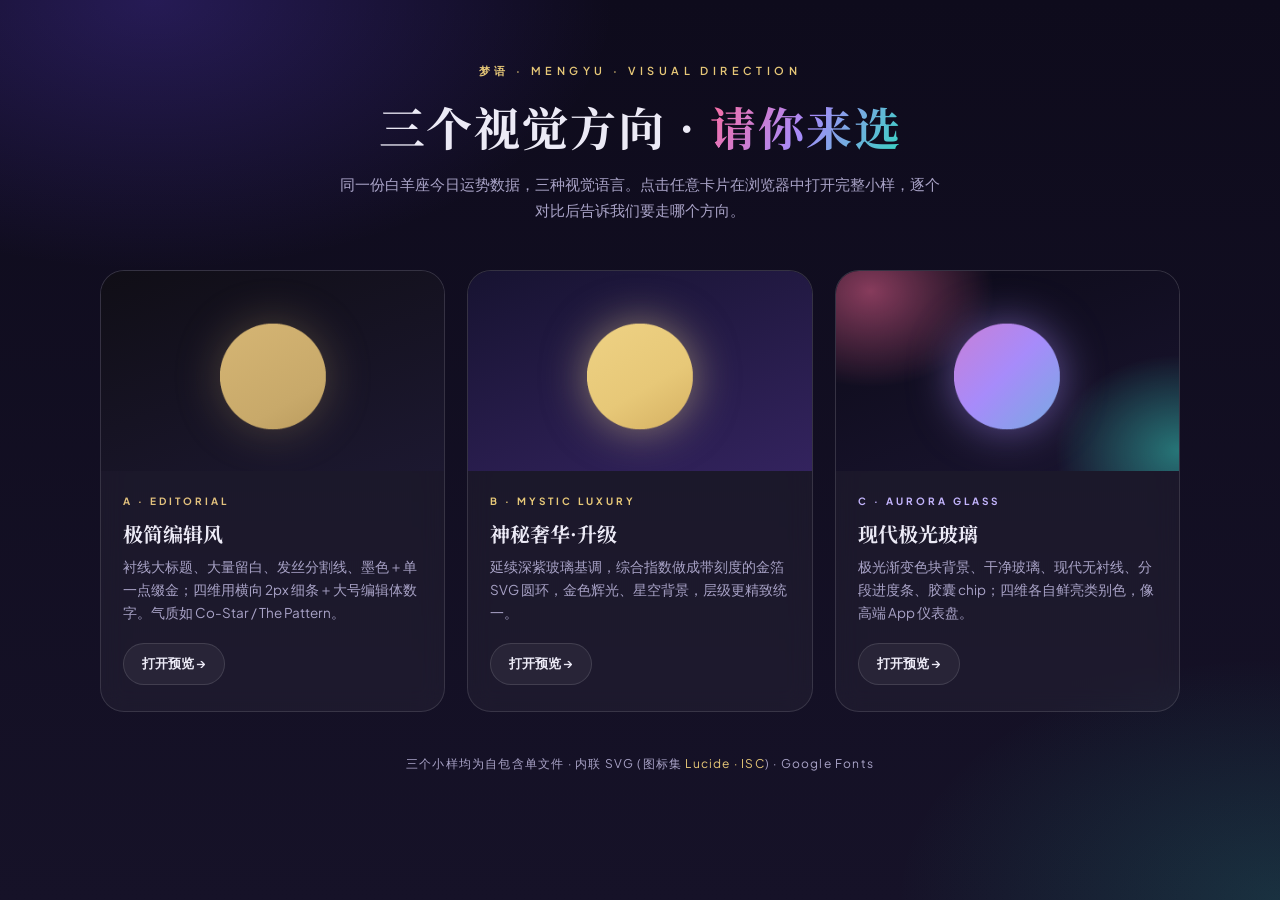
<file: design/index.html>
<!DOCTYPE html>
<!--
  梦语 · 视觉小样索引 — 三个方向预览对比
  用浏览器直接打开本文件 (file://) 即可逐个查看。
-->
<html lang="zh-CN">
<head>
<meta charset="UTF-8" />
<meta name="viewport" content="width=device-width, initial-scale=1.0" />
<title>梦语 · 视觉小样对比</title>
<link rel="preconnect" href="https://fonts.googleapis.com" />
<link rel="preconnect" href="https://fonts.gstatic.com" crossorigin />
<link href="https://fonts.googleapis.com/css2?family=Noto+Serif+SC:wght@400;500;700&family=Plus+Jakarta+Sans:wght@500;600;700&display=swap" rel="stylesheet" />
<style>
  :root{
    --bg:#0e0b1c; --text:#eceaf6; --muted:#a9a3c7;
    --gold:#e7c878; --accent:#b9a4ff;
    --border:rgba(255,255,255,.12);
  }
  *{box-sizing:border-box;margin:0;padding:0}
  body{font-family:'Plus Jakarta Sans','Noto Sans SC',sans-serif;color:var(--text);
    background:
      radial-gradient(60% 50% at 12% 0%, rgba(109,74,255,.25), transparent 60%),
      radial-gradient(50% 45% at 100% 100%, rgba(45,212,191,.16), transparent 60%),
      linear-gradient(180deg,#0e0b1c,#161228);
    min-height:100vh;padding:64px clamp(18px,5vw,48px);}
  .wrap{max-width:1080px;margin:0 auto;}
  header{text-align:center;margin-bottom:48px;}
  .eyebrow{font-size:11px;letter-spacing:.4em;text-transform:uppercase;
    color:var(--gold);font-weight:600;margin-bottom:14px;}
  h1{font-family:'Noto Serif SC',serif;font-weight:700;font-size:clamp(28px,5vw,46px);
    letter-spacing:.04em;margin-bottom:12px;}
  h1 .a{background:linear-gradient(120deg,#ff6b9d,#a78bfa,#34d6c0);
    -webkit-background-clip:text;background-clip:text;color:transparent;}
  .lede{color:var(--muted);font-size:15px;max-width:40em;margin:0 auto;line-height:1.7;}
  .grid{display:grid;grid-template-columns:repeat(3,1fr);gap:22px;}
  @media(max-width:860px){.grid{grid-template-columns:1fr;}}
  a.card{display:block;text-decoration:none;color:inherit;border-radius:24px;
    padding:0;overflow:hidden;border:1px solid var(--border);
    background:rgba(255,255,255,.04);backdrop-filter:blur(12px);
    transition:transform .25s, box-shadow .3s, border-color .3s;}
  a.card:hover{transform:translateY(-6px);border-color:rgba(255,255,255,.28);
    box-shadow:0 22px 50px rgba(0,0,0,.4);}
  .thumb{height:200px;position:relative;overflow:hidden;}
  .t-a{background:linear-gradient(160deg,#100e16,#1c1830);}
  .t-a::after{content:"♈";position:absolute;inset:0;display:grid;place-items:center;
    font-size:96px;background:linear-gradient(150deg,#e3c27e,#c8a96a 60%,#9c7e44);
    -webkit-background-clip:text;background-clip:text;color:transparent;
    filter:drop-shadow(0 0 22px rgba(200,169,106,.3));}
  .t-b{background:linear-gradient(160deg,#171331,#33235e);}
  .t-b::after{content:"♈";position:absolute;inset:0;display:grid;place-items:center;
    font-size:96px;background:linear-gradient(150deg,#f6dd92,#e7c878 55%,#b88a3e);
    -webkit-background-clip:text;background-clip:text;color:transparent;
    filter:drop-shadow(0 0 22px rgba(246,221,146,.5));}
  .t-c{background:
    radial-gradient(60% 80% at 10% 10%,rgba(255,107,157,.5),transparent 60%),
    radial-gradient(60% 80% at 100% 90%,rgba(52,214,192,.5),transparent 60%),
    linear-gradient(160deg,#0c0a18,#1a1530);}
  .t-c::after{content:"♈";position:absolute;inset:0;display:grid;place-items:center;
    font-size:96px;background:linear-gradient(135deg,#ff6b9d,#a78bfa 50%,#34d6c0);
    -webkit-background-clip:text;background-clip:text;color:transparent;
    filter:drop-shadow(0 0 22px rgba(167,139,250,.55));}
  .body{padding:24px 22px 26px;}
  .tag{font-size:10px;letter-spacing:.3em;text-transform:uppercase;font-weight:700;
    margin-bottom:12px;}
  .body.a .tag{color:#e3c27e;} .body.b .tag{color:#e7c878;} .body.c .tag{color:#c4b5fd;}
  h2{font-family:'Noto Serif SC',serif;font-size:20px;font-weight:700;margin-bottom:8px;}
  p{font-size:13.5px;color:var(--muted);line-height:1.7;margin-bottom:18px;}
  .open{display:inline-flex;align-items:center;gap:8px;font-size:13px;font-weight:600;
    color:var(--text);padding:11px 18px;border-radius:999px;border:1px solid var(--border);
    background:rgba(255,255,255,.05);}
  a.card:hover .open{background:rgba(255,255,255,.12);}
  .foot{text-align:center;margin-top:44px;color:var(--muted);font-size:12px;letter-spacing:.1em;}
  .foot span{color:var(--gold);}
</style>
</head>
<body>
  <div class="wrap">
    <header>
      <div class="eyebrow">梦语 · Mengyu · Visual Direction</div>
      <h1>三个视觉方向 · <span class="a">请你来选</span></h1>
      <p class="lede">同一份白羊座今日运势数据，三种视觉语言。点击任意卡片在浏览器中打开完整小样，逐个对比后告诉我们要走哪个方向。</p>
    </header>

    <div class="grid">
      <a class="card" href="mock-A-editorial.html">
        <div class="thumb t-a"></div>
        <div class="body a">
          <div class="tag">A · Editorial</div>
          <h2>极简编辑风</h2>
          <p>衬线大标题、大量留白、发丝分割线、墨色＋单一点缀金；四维用横向 2px 细条＋大号编辑体数字。气质如 Co-Star / The Pattern。</p>
          <span class="open">打开预览 →</span>
        </div>
      </a>

      <a class="card" href="mock-B-mystic.html">
        <div class="thumb t-b"></div>
        <div class="body b">
          <div class="tag">B · Mystic Luxury</div>
          <h2>神秘奢华·升级</h2>
          <p>延续深紫玻璃基调，综合指数做成带刻度的金箔 SVG 圆环，金色辉光、星空背景，层级更精致统一。</p>
          <span class="open">打开预览 →</span>
        </div>
      </a>

      <a class="card" href="mock-C-aurora.html">
        <div class="thumb t-c"></div>
        <div class="body c">
          <div class="tag">C · Aurora Glass</div>
          <h2>现代极光玻璃</h2>
          <p>极光渐变色块背景、干净玻璃、现代无衬线、分段进度条、胶囊 chip；四维各自鲜亮类别色，像高端 App 仪表盘。</p>
          <span class="open">打开预览 →</span>
        </div>
      </a>
    </div>

    <div class="foot">三个小样均为自包含单文件 · 内联 SVG (图标集 <span>Lucide · ISC</span>) · Google Fonts</div>
  </div>
</body>
</html>
</file>
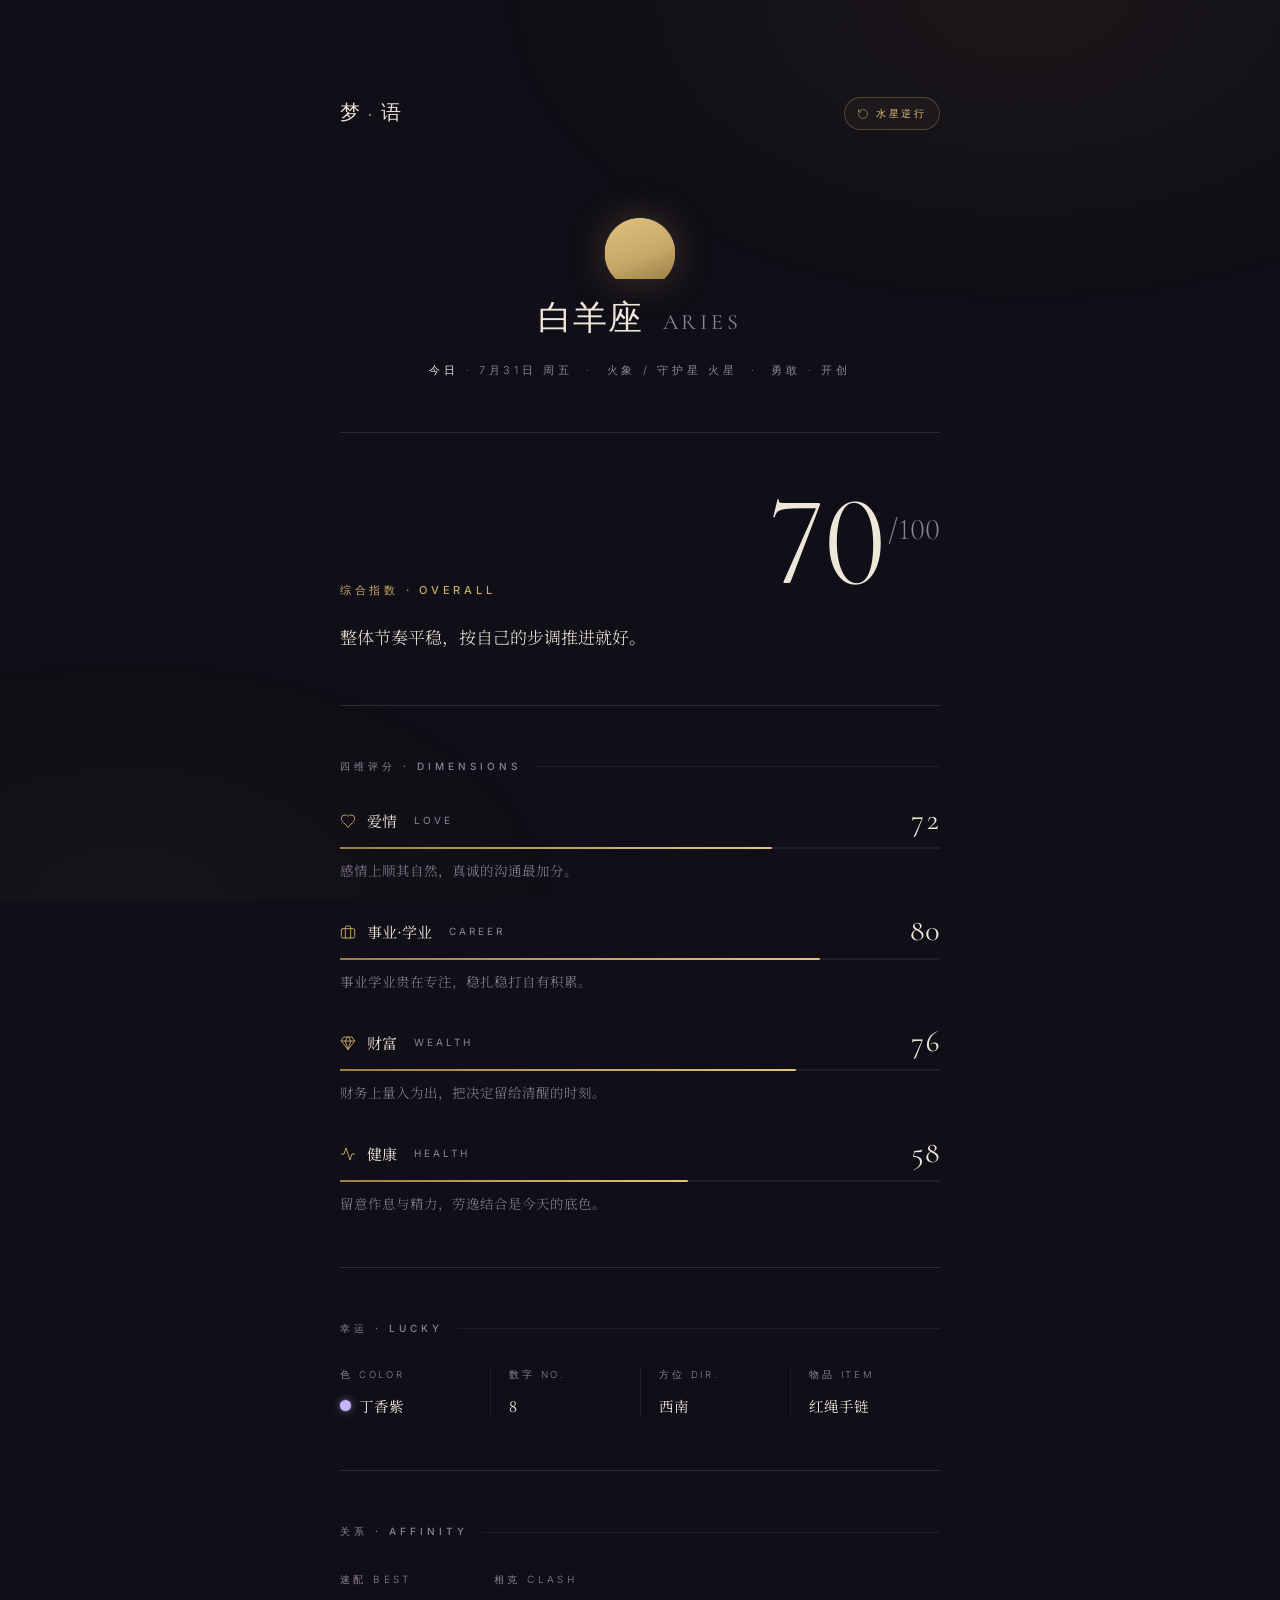
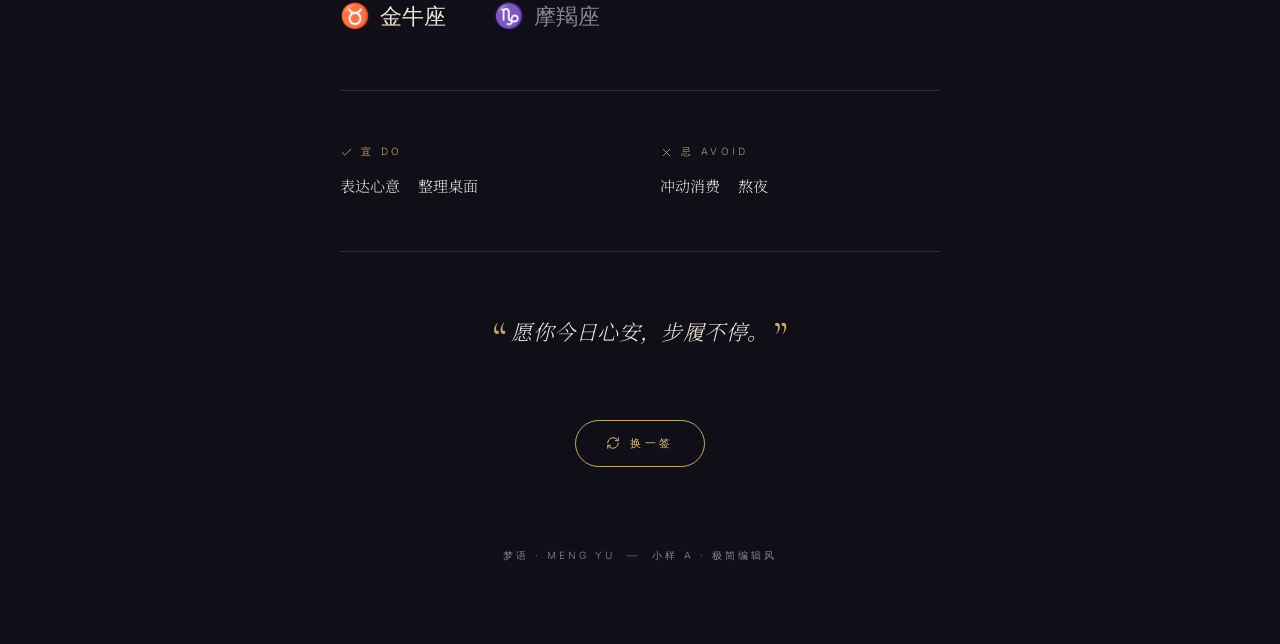
<file: design/mock-A-editorial.html>
<!DOCTYPE html>
<!--
  梦语 · 视觉小样 A — 极简编辑风 (Editorial Minimalist)
  ───────────────────────────────────────────────────────────
  图标集: Lucide (https://lucide.dev) — ISC License (内联 SVG, stroke 线图标)
  星座字符: Unicode 星座符号 ♈♉♊♋♌♍♎♏♐♑♒♓
  字体: Cormorant Garamond / Noto Serif SC / Inter (Google Fonts <link>)
  数据可视化原则: 细线标记 (2px 细条), 数值文本用文本色 (非数据色),
                  单一金色序列条 (sequential single-hue), 留白即分隔。
-->
<html lang="zh-CN">
<head>
<meta charset="UTF-8" />
<meta name="viewport" content="width=device-width, initial-scale=1.0" />
<title>梦语 · 小样 A — 极简编辑风</title>
<link rel="preconnect" href="https://fonts.googleapis.com" />
<link rel="preconnect" href="https://fonts.gstatic.com" crossorigin />
<link href="https://fonts.googleapis.com/css2?family=Cormorant+Garamond:ital,wght@0,300;0,400;0,500;0,600;1,400&family=Noto+Serif+SC:wght@300;400;500;600;700&family=Inter:wght@400;500;600&display=swap" rel="stylesheet" />
<style>
  :root{
    --ink:#100e16;            /* 墨色底 */
    --ink-2:#15131d;
    --text:#ece7d8;           /* 暖米白 */
    --muted:#8c8497;
    --faint:rgba(236,231,216,.14);
    --faint-2:rgba(236,231,216,.07);
    --gold:#c8a96a;
    --gold-bright:#e3c27e;
  }
  *{box-sizing:border-box;margin:0;padding:0}
  html,body{background:var(--ink);color:var(--text);}
  body{
    font-family:'Noto Serif SC','Cormorant Garamond',Georgia,serif;
    font-weight:300;
    line-height:1.75;
    -webkit-font-smoothing:antialiased;
    text-rendering:optimizeLegibility;
    min-height:100vh;
    padding:clamp(40px,8vw,96px) clamp(20px,5vw,40px) 80px;
    position:relative;
    overflow-x:hidden;
  }
  /* 极淡的角落光晕，避免纯黑发闷 */
  body::before{
    content:"";position:fixed;inset:0;pointer-events:none;z-index:0;
    background:
      radial-gradient(60% 50% at 80% 0%, rgba(200,169,106,.06), transparent 70%),
      radial-gradient(50% 40% at 10% 100%, rgba(200,169,106,.04), transparent 70%);
  }
  .stage{max-width:600px;margin:0 auto;position:relative;z-index:1;}

  /* 顶栏：品牌 + 逆行角标 */
  .topbar{display:flex;justify-content:space-between;align-items:center;
          margin-bottom:84px;font-family:'Inter',sans-serif;}
  .brand{font-family:'Cormorant Garamond',serif;font-size:20px;letter-spacing:.42em;
         text-transform:uppercase;color:var(--text);font-weight:500;}
  .brand span{color:var(--gold);}
  .badge{
    display:inline-flex;align-items:center;gap:7px;
    font-size:10px;letter-spacing:.28em;text-transform:uppercase;
    color:var(--gold-bright);
    padding:7px 12px;border:1px solid rgba(200,169,106,.32);border-radius:999px;
    background:rgba(200,169,106,.04);
  }
  .badge svg{width:12px;height:12px;}

  /* 星座标识 */
  .sign{text-align:center;margin-bottom:18px;}
  .sign .glyph{
    font-size:64px;line-height:1;
    background:linear-gradient(160deg,var(--gold-bright),var(--gold) 60%,#9c7e44);
    -webkit-background-clip:text;background-clip:text;color:transparent;
    filter:drop-shadow(0 0 18px rgba(200,169,106,.25));
    display:inline-block;
  }
  .sign h1{
    font-family:'Cormorant Garamond',serif;font-weight:400;
    font-size:34px;letter-spacing:.04em;margin-top:6px;
  }
  .sign .meta{
    font-family:'Inter',sans-serif;font-size:11px;letter-spacing:.34em;
    text-transform:uppercase;color:var(--muted);margin-top:12px;
  }
  .sign .meta b{color:var(--text);font-weight:500;}

  .rule{height:1px;border:0;background:var(--faint);margin:52px 0;}

  /* 综合指数 */
  .hero{display:flex;align-items:flex-end;justify-content:space-between;gap:24px;}
  .hero .lbl{
    font-family:'Inter',sans-serif;font-size:11px;letter-spacing:.34em;
    text-transform:uppercase;color:var(--gold);font-weight:500;
  }
  .hero .num{
    font-family:'Cormorant Garamond',serif;font-weight:300;
    font-size:128px;line-height:.9;letter-spacing:-.02em;
    color:var(--text);font-variant-numeric:lining-nums proportional-nums;
  }
  .hero .num .slash{color:var(--muted);font-size:30px;vertical-align:super;
                    margin-left:4px;letter-spacing:0;}
  .overall{margin-top:22px;font-size:17px;color:var(--text);font-weight:300;
           max-width:34em;line-height:1.8;}

  /* 小节标签 */
  .sec-label{
    font-family:'Inter',sans-serif;font-size:10px;letter-spacing:.4em;
    text-transform:uppercase;color:var(--muted);font-weight:500;
    margin-bottom:30px;display:flex;align-items:center;gap:14px;
  }
  .sec-label::after{content:"";flex:1;height:1px;background:var(--faint-2);}

  /* 四维 */
  .dim{margin-bottom:34px;}
  .dim:last-child{margin-bottom:0;}
  .dim-head{display:flex;align-items:baseline;justify-content:space-between;gap:16px;}
  .dim-label{
    font-size:15px;color:var(--text);font-weight:400;
    display:inline-flex;align-items:center;gap:11px;
  }
  .dim-label svg{width:16px;height:16px;color:var(--gold);stroke-width:1.4;}
  .dim-label .en{font-family:'Inter',sans-serif;font-size:10px;letter-spacing:.3em;
                 text-transform:uppercase;color:var(--muted);margin-left:6px;}
  .dim-num{
    font-family:'Cormorant Garamond',serif;font-weight:400;
    font-size:30px;line-height:1;color:var(--text);
    font-variant-numeric:tabular-nums;
  }
  .bar{margin-top:12px;height:2px;background:var(--faint-2);position:relative;overflow:hidden;}
  .bar-fill{
    position:absolute;inset:0 auto 0 0;height:100%;
    background:linear-gradient(90deg,#9c7e44,var(--gold) 60%,var(--gold-bright));
    border-radius:0 2px 2px 0;   /* 数据端圆角, 基线端方角 */
  }
  .dim-cap{margin-top:10px;font-size:13.5px;color:var(--muted);line-height:1.7;}

  /* 幸运 */
  .lucky{display:grid;grid-template-columns:repeat(4,1fr);gap:0;}
  .lucky .it{padding:0 18px;border-left:1px solid var(--faint-2);}
  .lucky .it:first-child{padding-left:0;border-left:0;}
  .lucky .k{font-family:'Inter',sans-serif;font-size:9.5px;letter-spacing:.3em;
            text-transform:uppercase;color:var(--muted);margin-bottom:9px;}
  .lucky .v{font-size:14.5px;color:var(--text);font-weight:400;
            display:flex;align-items:center;gap:8px;}
  .swatch{width:11px;height:11px;border-radius:50%;
          box-shadow:0 0 0 1px rgba(255,255,255,.12),0 0 10px rgba(196,181,253,.5);}

  /* 速配 / 相克 */
  .pair-row{display:flex;gap:48px;}
  .pair .k{font-family:'Inter',sans-serif;font-size:10px;letter-spacing:.34em;
           text-transform:uppercase;color:var(--muted);margin-bottom:8px;}
  .pair .v{font-family:'Cormorant Garamond',serif;font-size:22px;
           display:flex;align-items:center;gap:10px;}
  .pair .v .g{font-size:24px;}
  .pair.good .v{color:var(--text);}
  .pair.good .v .g{color:var(--gold);}
  .pair.bad .v{color:var(--muted);}
  .pair.bad .v .g{color:#9a8b6e;}

  /* 宜 / 忌 */
  .yiji{display:grid;grid-template-columns:1fr 1fr;gap:40px;}
  .yj .k{font-family:'Inter',sans-serif;font-size:10px;letter-spacing:.34em;
         text-transform:uppercase;margin-bottom:12px;display:flex;align-items:center;gap:8px;}
  .yj.yi .k{color:var(--gold);}
  .yj.ji .k{color:#a89a78;}
  .yj .k svg{width:13px;height:13px;stroke-width:1.6;}
  .yj .tags{display:flex;flex-wrap:wrap;gap:10px 18px;}
  .yj .tag{font-size:15px;color:var(--text);}

  /* 寄语 */
  .motto{text-align:center;padding:8px 0 4px;}
  .motto .quote-mark{
    font-family:'Cormorant Garamond',serif;font-size:46px;line-height:0;
    color:var(--gold);vertical-align:-12px;margin:0 4px;
  }
  .motto p{font-family:'Noto Serif SC',serif;font-style:italic;font-weight:300;
           font-size:21px;letter-spacing:.02em;color:var(--text);line-height:1.9;
           display:inline;max-width:30em;}

  /* 按钮 */
  .reshuffle{
    display:block;margin:64px auto 0;background:none;border:1px solid var(--gold);
    color:var(--gold-bright);font-family:'Inter',sans-serif;font-size:11px;
    letter-spacing:.34em;text-transform:uppercase;padding:15px 30px;border-radius:999px;
    cursor:pointer;display:inline-flex;align-items:center;gap:10px;
    transition:background .25s, box-shadow .25s, transform .2s;
  }
  .reshuffle:hover{background:rgba(200,169,106,.1);
    box-shadow:0 0 28px rgba(200,169,106,.25);transform:translateY(-1px);}
  .reshuffle svg{width:14px;height:14px;stroke-width:1.6;}
  .btn-wrap{text-align:center;}

  .foot{margin-top:80px;text-align:center;font-family:'Inter',sans-serif;
        font-size:10px;letter-spacing:.3em;text-transform:uppercase;color:var(--muted);}

  @media(max-width:560px){
    .lucky{grid-template-columns:1fr 1fr;gap:22px 0;}
    .lucky .it:nth-child(3){border-left:0;padding-left:0;}
    .pair-row{flex-direction:column;gap:28px;}
    .hero .num{font-size:104px;}
    .yiji{grid-template-columns:1fr;gap:30px;}
  }
</style>
</head>
<body>
  <main class="stage">

    <div class="topbar">
      <div class="brand">梦<span>·</span>语</div>
      <div class="badge">
        <!-- Lucide: rotate-ccw (ISC) -->
        <svg viewBox="0 0 24 24" fill="none" stroke="currentColor" stroke-linecap="round" stroke-linejoin="round"><path d="M3 12a9 9 0 1 0 3-6.7L3 8"/><path d="M3 3v5h5"/></svg>
        水星逆行
      </div>
    </div>

    <header class="sign">
      <div class="glyph">♈</div>
      <h1>白羊座 &nbsp;<span style="font-family:'Cormorant Garamond',serif;color:var(--muted);font-size:22px;letter-spacing:.18em;">ARIES</span></h1>
      <div class="meta"><b>今日</b> · 7月31日 周五 &nbsp;·&nbsp; 火象 / 守护星 火星 &nbsp;·&nbsp; 勇敢 · 开创</div>
    </header>

    <hr class="rule" />

    <section class="hero">
      <div>
        <div class="lbl">综合指数 · OVERALL</div>
      </div>
      <div class="num">70<span class="slash">/100</span></div>
    </section>
    <p class="overall">整体节奏平稳，按自己的步调推进就好。</p>

    <hr class="rule" />

    <div class="sec-label">四维评分 · Dimensions</div>
    <section>
      <!-- 爱情 -->
      <div class="dim">
        <div class="dim-head">
          <span class="dim-label">
            <!-- Lucide: heart -->
            <svg viewBox="0 0 24 24" fill="none" stroke="currentColor" stroke-linecap="round" stroke-linejoin="round"><path d="M19 14c1.49-1.46 3-3.21 3-5.5A5.5 5.5 0 0 0 16.5 3c-1.76 0-3 .5-4.5 2-1.5-1.5-2.74-2-4.5-2A5.5 5.5 0 0 0 2 8.5c0 2.3 1.5 4.05 3 5.5l7 7Z"/></svg>
            爱情<span class="en">Love</span>
          </span>
          <span class="dim-num">72</span>
        </div>
        <div class="bar"><div class="bar-fill" style="width:72%"></div></div>
        <p class="dim-cap">感情上顺其自然，真诚的沟通最加分。</p>
      </div>
      <!-- 事业 -->
      <div class="dim">
        <div class="dim-head">
          <span class="dim-label">
            <!-- Lucide: briefcase (rect + handle) -->
            <svg viewBox="0 0 24 24" fill="none" stroke="currentColor" stroke-linecap="round" stroke-linejoin="round"><rect x="2" y="7" width="20" height="14" rx="2"/><path d="M16 21V5a2 2 0 0 0-2-2h-4a2 2 0 0 0-2 2v16"/></svg>
            事业·学业<span class="en">Career</span>
          </span>
          <span class="dim-num">80</span>
        </div>
        <div class="bar"><div class="bar-fill" style="width:80%"></div></div>
        <p class="dim-cap">事业学业贵在专注，稳扎稳打自有积累。</p>
      </div>
      <!-- 财富 -->
      <div class="dim">
        <div class="dim-head">
          <span class="dim-label">
            <!-- Lucide: gem -->
            <svg viewBox="0 0 24 24" fill="none" stroke="currentColor" stroke-linecap="round" stroke-linejoin="round"><path d="M6 3h12l4 6-10 13L2 9Z"/><path d="M11 3 8 9l4 13 4-13-3-6"/><path d="M2 9h20"/></svg>
            财富<span class="en">Wealth</span>
          </span>
          <span class="dim-num">76</span>
        </div>
        <div class="bar"><div class="bar-fill" style="width:76%"></div></div>
        <p class="dim-cap">财务上量入为出，把决定留给清醒的时刻。</p>
      </div>
      <!-- 健康 -->
      <div class="dim">
        <div class="dim-head">
          <span class="dim-label">
            <!-- Lucide: activity -->
            <svg viewBox="0 0 24 24" fill="none" stroke="currentColor" stroke-linecap="round" stroke-linejoin="round"><path d="M22 12h-4l-3 9L9 3l-3 9H2"/></svg>
            健康<span class="en">Health</span>
          </span>
          <span class="dim-num">58</span>
        </div>
        <div class="bar"><div class="bar-fill" style="width:58%"></div></div>
        <p class="dim-cap">留意作息与精力，劳逸结合是今天的底色。</p>
      </div>
    </section>

    <hr class="rule" />

    <div class="sec-label">幸运 · Lucky</div>
    <div class="lucky">
      <div class="it">
        <div class="k">色 Color</div>
        <div class="v"><span class="swatch" style="background:#c4b5fd"></span>丁香紫</div>
      </div>
      <div class="it">
        <div class="k">数字 No.</div>
        <div class="v">8</div>
      </div>
      <div class="it">
        <div class="k">方位 Dir.</div>
        <div class="v">西南</div>
      </div>
      <div class="it">
        <div class="k">物品 Item</div>
        <div class="v">红绳手链</div>
      </div>
    </div>

    <hr class="rule" />

    <div class="sec-label">关系 · Affinity</div>
    <div class="pair-row">
      <div class="pair good">
        <div class="k">速配 Best</div>
        <div class="v"><span class="g">♉</span> 金牛座</div>
      </div>
      <div class="pair bad">
        <div class="k">相克 Clash</div>
        <div class="v"><span class="g">♑</span> 摩羯座</div>
      </div>
    </div>

    <hr class="rule" />

    <div class="yiji">
      <div class="yj yi">
        <div class="k">
          <!-- Lucide: check -->
          <svg viewBox="0 0 24 24" fill="none" stroke="currentColor" stroke-linecap="round" stroke-linejoin="round"><path d="M20 6 9 17l-5-5"/></svg>
          宜 Do
        </div>
        <div class="tags"><span class="tag">表达心意</span><span class="tag">整理桌面</span></div>
      </div>
      <div class="yj ji">
        <div class="k">
          <!-- Lucide: x -->
          <svg viewBox="0 0 24 24" fill="none" stroke="currentColor" stroke-linecap="round" stroke-linejoin="round"><path d="M18 6 6 18"/><path d="M6 6l12 12"/></svg>
          忌 Avoid
        </div>
        <div class="tags"><span class="tag">冲动消费</span><span class="tag">熬夜</span></div>
      </div>
    </div>

    <hr class="rule" />

    <div class="motto">
      <span class="quote-mark">“</span><p>愿你今日心安，步履不停。</p><span class="quote-mark">”</span>
    </div>

    <div class="btn-wrap">
      <button class="reshuffle">
        <!-- Lucide: refresh-cw -->
        <svg viewBox="0 0 24 24" fill="none" stroke="currentColor" stroke-linecap="round" stroke-linejoin="round"><path d="M3 12a9 9 0 0 1 9-9 9.75 9.75 0 0 1 6.74 2.74L21 8"/><path d="M21 3v5h-5"/><path d="M21 12a9 9 0 0 1-9 9 9.75 9.75 0 0 1-6.74-2.74L3 16"/><path d="M3 21v-5h5"/></svg>
        换一签
      </button>
    </div>

    <div class="foot">梦语 · MENG YU &nbsp;—&nbsp; 小样 A · 极简编辑风</div>
  </main>
</body>
</html>
</file>
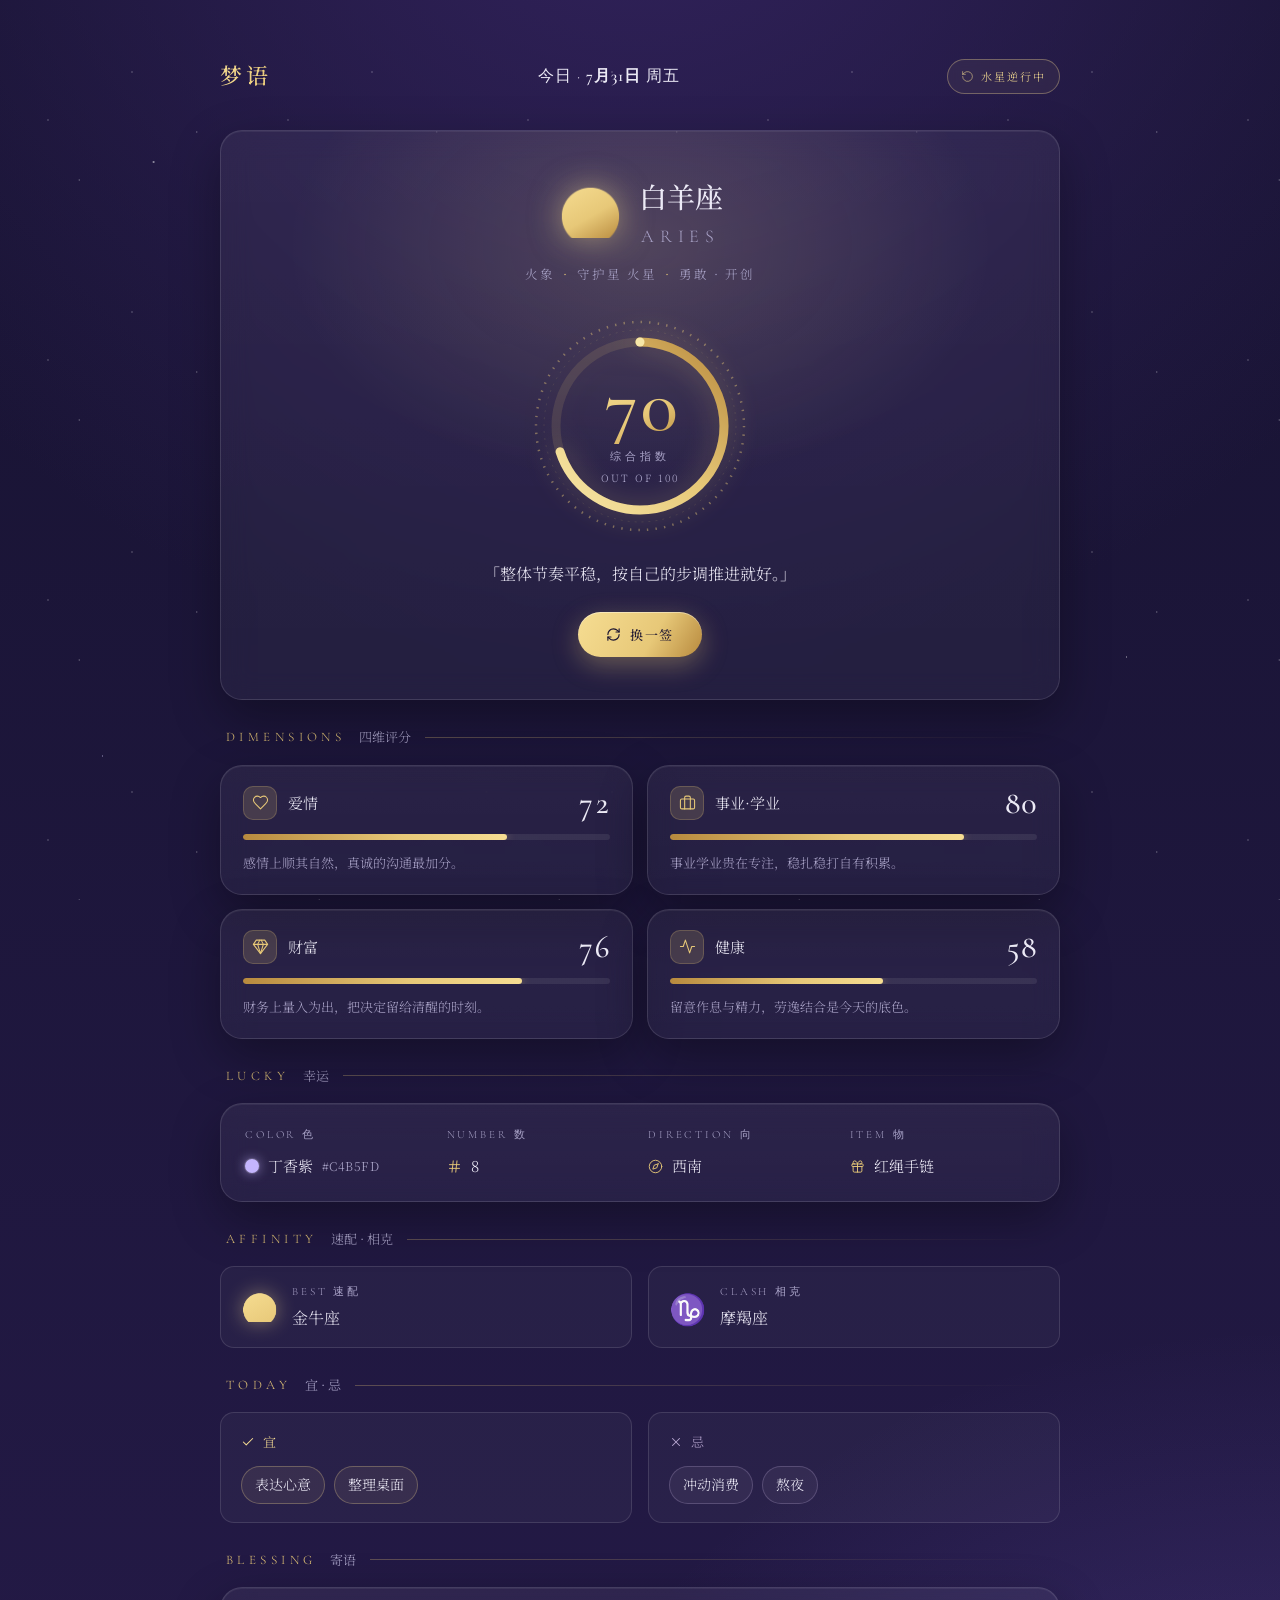
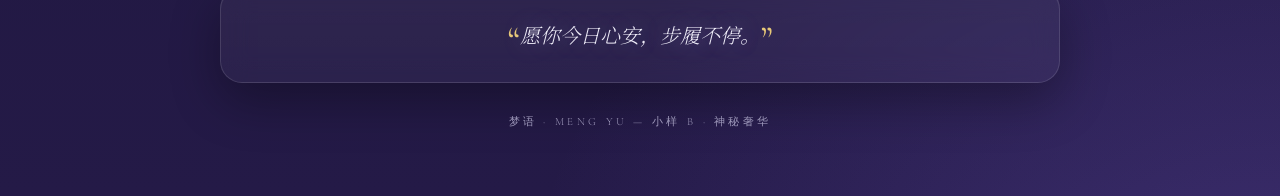
<file: design/mock-B-mystic.html>
<!DOCTYPE html>
<!--
  梦语 · 视觉小样 B — 神秘奢华·升级 (Mystic Luxury, Upgraded)
  ───────────────────────────────────────────────────────────
  图标集: Lucide (https://lucide.dev) — ISC License (内联 SVG 线图标)
  星座字符: Unicode 星座符号 ♈♉♊♋♌♍♎♏♐♑♒♓ (渐变填色 + 辉光)
  字体: Cormorant Garamond / Noto Serif SC (Google Fonts <link>)
  数据可视化: 综合指数 = SVG 带刻度金箔圆环 (meter, pathLength=100);
              四维 = 单色金序列条 (sequential), 数值用文本色。
-->
<html lang="zh-CN">
<head>
<meta charset="UTF-8" />
<meta name="viewport" content="width=device-width, initial-scale=1.0" />
<title>梦语 · 小样 B — 神秘奢华</title>
<link rel="preconnect" href="https://fonts.googleapis.com" />
<link rel="preconnect" href="https://fonts.gstatic.com" crossorigin />
<link href="https://fonts.googleapis.com/css2?family=Cormorant+Garamond:ital,wght@0,400;0,500;0,600;1,400&family=Noto+Serif+SC:wght@300;400;500;600;700&display=swap" rel="stylesheet" />
<style>
  :root{
    --bg-1:#171331; --bg-2:#241a47; --bg-3:#33235e;
    --card:rgba(255,255,255,.055);
    --card-2:rgba(255,255,255,.04);
    --border:rgba(255,255,255,.12);
    --border-strong:rgba(255,255,255,.2);
    --text:#eceaf6; --muted:#a9a3c7;
    --accent:#b9a4ff; --accent-2:#c4b5fd; --accent-strong:#8b6ff0;
    --moon:#f6dd92;
    --gold:#e7c878; --gold-deep:#b88a3e; --gold-soft:rgba(231,200,120,.16);
  }
  *{box-sizing:border-box;margin:0;padding:0}
  html,body{background:var(--bg-1);color:var(--text);}
  body{
    font-family:'Noto Serif SC','Cormorant Garamond',serif;
    font-weight:300;line-height:1.7;
    -webkit-font-smoothing:antialiased;
    min-height:100vh;
    padding:clamp(28px,5vw,56px) clamp(16px,4vw,32px) 64px;
    position:relative;overflow-x:hidden;
    background:
      radial-gradient(120% 80% at 50% -10%, var(--bg-3), transparent 60%),
      radial-gradient(100% 60% at 100% 110%, rgba(139,111,240,.25), transparent 60%),
      linear-gradient(180deg, var(--bg-1), var(--bg-2));
  }
  /* 星空 (CSS 多层径向点) */
  body::before{
    content:"";position:fixed;inset:0;pointer-events:none;z-index:0;opacity:.7;
    background-image:
      radial-gradient(1.5px 1.5px at 12% 18%, #fff, transparent),
      radial-gradient(1px 1px at 28% 62%, #d9d3ff, transparent),
      radial-gradient(1.5px 1.5px at 47% 9%, #fff, transparent),
      radial-gradient(1px 1px at 63% 41%, #fff, transparent),
      radial-gradient(2px 2px at 78% 22%, var(--moon), transparent),
      radial-gradient(1px 1px at 88% 73%, #fff, transparent),
      radial-gradient(1px 1px at 8% 84%, #d9d3ff, transparent),
      radial-gradient(1.5px 1.5px at 38% 88%, #fff, transparent),
      radial-gradient(1px 1px at 70% 92%, #fff, transparent);
    background-size:100% 100%;
    animation:tw 6s ease-in-out infinite alternate;
  }
  body::after{
    content:"";position:fixed;inset:0;pointer-events:none;z-index:0;
    background-image:
      radial-gradient(1px 1px at 20% 50%, #fff, transparent),
      radial-gradient(1px 1px at 55% 30%, #fff, transparent),
      radial-gradient(1px 1px at 82% 55%, #fff, transparent),
      radial-gradient(1px 1px at 33% 75%, #fff, transparent);
    background-size:240px 240px;
    animation:drift 90s linear infinite;
    opacity:.5;
  }
  @keyframes tw{from{opacity:.45}to{opacity:.85}}
  @keyframes drift{to{background-position:240px 240px}}

  .stage{max-width:840px;margin:0 auto;position:relative;z-index:1;}

  /* 顶栏 */
  .topbar{display:flex;align-items:center;justify-content:space-between;
          margin-bottom:34px;}
  .brand{font-family:'Cormorant Garamond',serif;font-size:22px;letter-spacing:.16em;}
  .brand .ch{font-family:'Noto Serif SC',serif;font-weight:500;
             background:linear-gradient(120deg,var(--moon),var(--gold));
             -webkit-background-clip:text;background-clip:text;color:transparent;}
  .date{font-family:'Cormorant Garamond',serif;letter-spacing:.06em;color:var(--text);}
  .date b{font-weight:600;}
  .badge{
    display:inline-flex;align-items:center;gap:7px;
    font-size:11px;letter-spacing:.18em;color:var(--moon);
    padding:7px 13px;border:1px solid rgba(246,221,146,.34);border-radius:999px;
    background:rgba(246,221,146,.06);backdrop-filter:blur(6px);
  }
  .badge svg{width:13px;height:13px;animation:spin 9s linear infinite;}
  @keyframes spin{to{transform:rotate(-360deg)}}

  .card{
    background:linear-gradient(180deg,var(--card),var(--card-2));
    border:1px solid var(--border);border-radius:22px;
    backdrop-filter:blur(14px);-webkit-backdrop-filter:blur(14px);
    box-shadow:0 18px 50px rgba(0,0,0,.32), inset 0 1px 0 rgba(255,255,255,.06);
  }

  /* HERO */
  .hero{padding:clamp(28px,4vw,42px);text-align:center;position:relative;
        overflow:hidden;margin-bottom:18px;}
  .hero::before{
    content:"";position:absolute;top:-40%;left:50%;width:120%;height:120%;
    transform:translateX(-50%);
    background:radial-gradient(closest-side, rgba(246,221,146,.16), transparent 70%);
    pointer-events:none;
  }
  .sign-row{display:flex;align-items:center;justify-content:center;gap:16px;
            position:relative;}
  .sign-row .glyph{
    font-size:52px;line-height:1;
    background:linear-gradient(150deg,var(--moon),var(--gold) 55%,var(--gold-deep));
    -webkit-background-clip:text;background-clip:text;color:transparent;
    filter:drop-shadow(0 0 16px rgba(246,221,146,.5));
  }
  .sign-row .name{font-family:'Noto Serif SC',serif;font-weight:500;font-size:28px;}
  .sign-row .en{font-family:'Cormorant Garamond',serif;font-size:18px;
                letter-spacing:.32em;color:var(--muted);text-transform:uppercase;}
  .sign-meta{font-size:12.5px;letter-spacing:.16em;color:var(--muted);
             margin-top:12px;position:relative;}
  .sign-meta .dot{color:var(--gold);margin:0 8px;}

  /* 金箔圆环 */
  .ring-wrap{position:relative;width:230px;height:230px;margin:26px auto 8px;}
  .ring-wrap svg{width:100%;height:100%;display:block;
                 filter:drop-shadow(0 0 14px rgba(231,200,120,.35));}
  .ring-center{position:absolute;inset:0;display:flex;flex-direction:column;
               align-items:center;justify-content:center;}
  .ring-center .num{
    font-family:'Cormorant Garamond',serif;font-weight:500;font-size:78px;line-height:1;
    background:linear-gradient(150deg,var(--moon),var(--gold) 60%,var(--gold-deep));
    -webkit-background-clip:text;background-clip:text;color:transparent;
    font-variant-numeric:tabular-nums;
  }
  .ring-center .lbl{font-family:'Cormorant Garamond',serif;font-size:11px;
                    letter-spacing:.36em;color:var(--muted);text-transform:uppercase;
                    margin-top:4px;}
  .ring-center .max{font-size:10px;color:var(--muted);letter-spacing:.2em;margin-top:2px;}

  .overall{font-size:16px;color:var(--text);font-weight:300;max-width:30em;
           margin:18px auto 0;position:relative;line-height:1.85;}

  .btn{display:inline-flex;align-items:center;gap:9px;margin-top:24px;
       font-family:'Noto Serif SC',serif;font-size:13px;letter-spacing:.12em;
       color:#1a1330;font-weight:500;cursor:pointer;border:0;border-radius:999px;
       padding:13px 28px;position:relative;
       background:linear-gradient(120deg,var(--moon),var(--gold) 60%,var(--gold-deep));
       box-shadow:0 8px 26px rgba(231,200,120,.35), inset 0 1px 0 rgba(255,255,255,.4);
       transition:transform .2s, box-shadow .25s;}
  .btn:hover{transform:translateY(-2px);
             box-shadow:0 12px 34px rgba(231,200,120,.5), inset 0 1px 0 rgba(255,255,255,.5);}
  .btn svg{width:15px;height:15px;stroke-width:1.8;}

  /* 区段标题 */
  .sec-head{display:flex;align-items:center;gap:14px;margin:26px 6px 16px;}
  .sec-head .t{font-family:'Cormorant Garamond',serif;font-size:13px;
               letter-spacing:.34em;text-transform:uppercase;color:var(--gold);}
  .sec-head .ch{font-size:13px;color:var(--muted);}
  .sec-head .ln{flex:1;height:1px;
                background:linear-gradient(90deg,rgba(231,200,120,.3),transparent);}

  /* 四维卡片 2x2 */
  .grid4{display:grid;grid-template-columns:1fr 1fr;gap:14px;}
  .dim{padding:20px 22px;}
  .dim-top{display:flex;align-items:center;justify-content:space-between;gap:12px;}
  .dim-name{display:inline-flex;align-items:center;gap:11px;font-size:15px;}
  .ic{width:34px;height:34px;border-radius:10px;display:grid;place-items:center;
      color:var(--gold);background:var(--gold-soft);
      border:1px solid rgba(231,200,120,.22);}
  .ic svg{width:17px;height:17px;stroke-width:1.5;}
  .dim-num{font-family:'Cormorant Garamond',serif;font-weight:500;font-size:32px;
           color:var(--text);font-variant-numeric:tabular-nums;line-height:1;}
  .bar{margin-top:14px;height:6px;border-radius:6px;
       background:rgba(255,255,255,.08);overflow:hidden;position:relative;}
  .bar-fill{position:absolute;inset:0 auto 0 0;height:100%;border-radius:6px;
     background:linear-gradient(90deg,var(--gold-deep),var(--gold) 60%,var(--moon));
     box-shadow:0 0 10px rgba(231,200,120,.45);}
  .dim-cap{margin-top:12px;font-size:13px;color:var(--muted);line-height:1.7;}

  /* 幸运 / 关系 / 宜忌 容器 */
  .panel{padding:22px 24px;}
  .lucky{display:grid;grid-template-columns:repeat(4,1fr);gap:16px;}
  .lkit{display:flex;flex-direction:column;gap:9px;}
  .lkit .k{font-family:'Cormorant Garamond',serif;font-size:11px;letter-spacing:.26em;
           text-transform:uppercase;color:var(--muted);}
  .lkit .v{display:flex;align-items:center;gap:9px;font-size:15px;color:var(--text);}
  .swatch{width:14px;height:14px;border-radius:50%;background:#c4b5fd;
          box-shadow:0 0 0 1px rgba(255,255,255,.15),0 0 12px rgba(196,181,253,.65);}
  .lkit .v svg{width:15px;height:15px;color:var(--gold);stroke-width:1.5;}

  /* 关系 */
  .pair-row{display:grid;grid-template-columns:1fr 1fr;gap:16px;}
  .pair{display:flex;align-items:center;gap:14px;padding:16px 20px;
        border-radius:14px;background:rgba(255,255,255,.035);
        border:1px solid var(--border);}
  .pair .g{font-size:30px;line-height:1;}
  .pair.good .g{color:var(--moon);
     background:linear-gradient(150deg,var(--moon),var(--gold));
     -webkit-background-clip:text;background-clip:text;color:transparent;
     filter:drop-shadow(0 0 10px rgba(246,221,146,.45));}
  .pair.bad .g{color:#9a8db5;}
  .pair .txt .k{font-family:'Cormorant Garamond',serif;font-size:11px;
                letter-spacing:.26em;text-transform:uppercase;color:var(--muted);}
  .pair .txt .n{font-size:16px;color:var(--text);margin-top:2px;}

  /* 宜忌 */
  .yiji{display:grid;grid-template-columns:1fr 1fr;gap:16px;}
  .yj{padding:18px 20px;border-radius:14px;border:1px solid var(--border);
      background:rgba(255,255,255,.035);}
  .yj .k{display:flex;align-items:center;gap:8px;font-size:13px;margin-bottom:13px;}
  .yj.yi .k{color:var(--moon);}
  .yj.ji .k{color:#b6a6cf;}
  .yj .k svg{width:14px;height:14px;stroke-width:1.8;}
  .yj .tags{display:flex;flex-wrap:wrap;gap:9px;}
  .yj .tag{font-size:14px;color:var(--text);padding:6px 13px;border-radius:999px;
           background:rgba(255,255,255,.05);border:1px solid var(--border);}
  .yj.yi .tag{border-color:rgba(246,221,146,.28);background:rgba(246,221,146,.07);}
  .yj.ji .tag{border-color:rgba(182,166,207,.28);}

  /* 寄语 */
  .motto{text-align:center;padding:30px 24px;}
  .motto .qm{font-family:'Cormorant Garamond',serif;font-size:40px;line-height:0;
             color:var(--gold);vertical-align:-10px;}
  .motto p{display:inline;font-family:'Noto Serif SC',serif;font-style:italic;
           font-weight:300;font-size:20px;color:var(--text);
           text-shadow:0 0 22px rgba(185,164,255,.35);}

  .foot{text-align:center;margin-top:30px;font-family:'Cormorant Garamond',serif;
        font-size:11px;letter-spacing:.3em;color:var(--muted);text-transform:uppercase;}

  @media(max-width:560px){
    .grid4,.lucky,.pair-row,.yiji{grid-template-columns:1fr;}
    .ring-wrap{width:200px;height:200px;}
    .ring-center .num{font-size:66px;}
  }
</style>
</head>
<body>
  <main class="stage">

    <div class="topbar">
      <div class="brand"><span class="ch">梦语</span></div>
      <div class="date">今日 · <b>7月31日</b> 周五</div>
      <div class="badge">
        <!-- Lucide: rotate-ccw -->
        <svg viewBox="0 0 24 24" fill="none" stroke="currentColor" stroke-linecap="round" stroke-linejoin="round"><path d="M3 12a9 9 0 1 0 3-6.7L3 8"/><path d="M3 3v5h5"/></svg>
        水星逆行中
      </div>
    </div>

    <!-- HERO -->
    <section class="card hero">
      <div class="sign-row">
        <span class="glyph">♈</span>
        <div>
          <div class="name">白羊座</div>
          <div class="en">Aries</div>
        </div>
      </div>
      <div class="sign-meta">火象<span class="dot">·</span>守护星 火星<span class="dot">·</span>勇敢 · 开创</div>

      <!-- 金箔刻度圆环 -->
      <div class="ring-wrap">
        <svg viewBox="0 0 230 230" aria-label="综合指数 70">
          <defs>
            <linearGradient id="goldGrad" x1="0" y1="0" x2="1" y2="1">
              <stop offset="0%" stop-color="#f7e7a8"/>
              <stop offset="50%" stop-color="#e7c878"/>
              <stop offset="100%" stop-color="#b88a3e"/>
            </linearGradient>
          </defs>
          <!-- 外圈细密刻度 (dashed circle) -->
          <circle cx="115" cy="115" r="104" fill="none" stroke="rgba(231,200,120,.45)"
                  stroke-width="2.5" stroke-dasharray="1.4 7.2" />
          <!-- 装饰内虚环 -->
          <circle cx="115" cy="115" r="96" fill="none" stroke="rgba(231,200,120,.12)"
                  stroke-width="1" stroke-dasharray="2 5" />
          <!-- 主轨道 -->
          <circle cx="115" cy="115" r="84" fill="none" stroke="rgba(231,200,120,.13)"
                  stroke-width="9" />
          <!-- 数值弧 (pathLength=100, dasharray 70 30, 起点旋转至12点) -->
          <circle cx="115" cy="115" r="84" fill="none" stroke="url(#goldGrad)"
                  stroke-width="9" stroke-linecap="round"
                  pathLength="100" stroke-dasharray="70 30"
                  transform="rotate(-90 115 115)" />
          <!-- 弧端发光点 -->
          <circle cx="115" cy="31" r="4.5" fill="#f7e7a8" />
        </svg>
        <div class="ring-center">
          <div class="num">70</div>
          <div class="lbl">综合指数</div>
          <div class="max">OUT OF 100</div>
        </div>
      </div>

      <p class="overall">「整体节奏平稳，按自己的步调推进就好。」</p>
      <button class="btn">
        <!-- Lucide: refresh-cw -->
        <svg viewBox="0 0 24 24" fill="none" stroke="currentColor" stroke-linecap="round" stroke-linejoin="round"><path d="M3 12a9 9 0 0 1 9-9 9.75 9.75 0 0 1 6.74 2.74L21 8"/><path d="M21 3v5h-5"/><path d="M21 12a9 9 0 0 1-9 9 9.75 9.75 0 0 1-6.74-2.74L3 16"/><path d="M3 21v-5h5"/></svg>
        换一签
      </button>
    </section>

    <!-- 四维 -->
    <div class="sec-head"><span class="t">Dimensions</span><span class="ch">四维评分</span><span class="ln"></span></div>
    <section class="grid4">
      <div class="card dim">
        <div class="dim-top">
          <span class="dim-name"><span class="ic"><!-- heart -->
            <svg viewBox="0 0 24 24" fill="none" stroke="currentColor" stroke-linecap="round" stroke-linejoin="round"><path d="M19 14c1.49-1.46 3-3.21 3-5.5A5.5 5.5 0 0 0 16.5 3c-1.76 0-3 .5-4.5 2-1.5-1.5-2.74-2-4.5-2A5.5 5.5 0 0 0 2 8.5c0 2.3 1.5 4.05 3 5.5l7 7Z"/></svg>
          </span>爱情</span>
          <span class="dim-num">72</span>
        </div>
        <div class="bar"><div class="bar-fill" style="width:72%"></div></div>
        <p class="dim-cap">感情上顺其自然，真诚的沟通最加分。</p>
      </div>
      <div class="card dim">
        <div class="dim-top">
          <span class="dim-name"><span class="ic"><!-- briefcase -->
            <svg viewBox="0 0 24 24" fill="none" stroke="currentColor" stroke-linecap="round" stroke-linejoin="round"><rect x="2" y="7" width="20" height="14" rx="2"/><path d="M16 21V5a2 2 0 0 0-2-2h-4a2 2 0 0 0-2 2v16"/></svg>
          </span>事业·学业</span>
          <span class="dim-num">80</span>
        </div>
        <div class="bar"><div class="bar-fill" style="width:80%"></div></div>
        <p class="dim-cap">事业学业贵在专注，稳扎稳打自有积累。</p>
      </div>
      <div class="card dim">
        <div class="dim-top">
          <span class="dim-name"><span class="ic"><!-- gem -->
            <svg viewBox="0 0 24 24" fill="none" stroke="currentColor" stroke-linecap="round" stroke-linejoin="round"><path d="M6 3h12l4 6-10 13L2 9Z"/><path d="M11 3 8 9l4 13 4-13-3-6"/><path d="M2 9h20"/></svg>
          </span>财富</span>
          <span class="dim-num">76</span>
        </div>
        <div class="bar"><div class="bar-fill" style="width:76%"></div></div>
        <p class="dim-cap">财务上量入为出，把决定留给清醒的时刻。</p>
      </div>
      <div class="card dim">
        <div class="dim-top">
          <span class="dim-name"><span class="ic"><!-- activity -->
            <svg viewBox="0 0 24 24" fill="none" stroke="currentColor" stroke-linecap="round" stroke-linejoin="round"><path d="M22 12h-4l-3 9L9 3l-3 9H2"/></svg>
          </span>健康</span>
          <span class="dim-num">58</span>
        </div>
        <div class="bar"><div class="bar-fill" style="width:58%"></div></div>
        <p class="dim-cap">留意作息与精力，劳逸结合是今天的底色。</p>
      </div>
    </section>

    <!-- 幸运 -->
    <div class="sec-head"><span class="t">Lucky</span><span class="ch">幸运</span><span class="ln"></span></div>
    <section class="card panel">
      <div class="lucky">
        <div class="lkit">
          <div class="k">Color 色</div>
          <div class="v"><span class="swatch"></span>丁香紫 <span style="color:var(--muted);font-size:12px;letter-spacing:.04em;">#C4B5FD</span></div>
        </div>
        <div class="lkit">
          <div class="k">Number 数</div>
          <div class="v">
            <!-- hash -->
            <svg viewBox="0 0 24 24" fill="none" stroke="currentColor" stroke-linecap="round" stroke-linejoin="round"><path d="M4 9h16"/><path d="M4 15h16"/><path d="M10 3 8 21"/><path d="M16 3l-2 18"/></svg>
            8
          </div>
        </div>
        <div class="lkit">
          <div class="k">Direction 向</div>
          <div class="v">
            <!-- compass -->
            <svg viewBox="0 0 24 24" fill="none" stroke="currentColor" stroke-linecap="round" stroke-linejoin="round"><circle cx="12" cy="12" r="10"/><path d="M16.24 7.76 14.12 14.12 7.76 16.24 9.88 9.88 16.24 7.76Z"/></svg>
            西南
          </div>
        </div>
        <div class="lkit">
          <div class="k">Item 物</div>
          <div class="v">
            <!-- gift -->
            <svg viewBox="0 0 24 24" fill="none" stroke="currentColor" stroke-linecap="round" stroke-linejoin="round"><rect x="3" y="8" width="18" height="4" rx="1"/><path d="M12 8v13"/><path d="M19 12v7a2 2 0 0 1-2 2H7a2 2 0 0 1-2-2v-7"/><path d="M7.5 8a2.5 2.5 0 0 1 0-5C11 3 12 8 12 8s1-5 4.5-5a2.5 2.5 0 0 1 0 5"/></svg>
            红绳手链
          </div>
        </div>
      </div>
    </section>

    <!-- 关系 -->
    <div class="sec-head"><span class="t">Affinity</span><span class="ch">速配 · 相克</span><span class="ln"></span></div>
    <section class="pair-row">
      <div class="pair good">
        <span class="g">♉</span>
        <div class="txt"><div class="k">Best 速配</div><div class="n">金牛座</div></div>
      </div>
      <div class="pair bad">
        <span class="g">♑</span>
        <div class="txt"><div class="k">Clash 相克</div><div class="n">摩羯座</div></div>
      </div>
    </section>

    <!-- 宜忌 -->
    <div class="sec-head"><span class="t">Today</span><span class="ch">宜 · 忌</span><span class="ln"></span></div>
    <section class="yiji">
      <div class="yj yi">
        <div class="k"><!-- check --><svg viewBox="0 0 24 24" fill="none" stroke="currentColor" stroke-linecap="round" stroke-linejoin="round"><path d="M20 6 9 17l-5-5"/></svg> 宜</div>
        <div class="tags"><span class="tag">表达心意</span><span class="tag">整理桌面</span></div>
      </div>
      <div class="yj ji">
        <div class="k"><!-- x --><svg viewBox="0 0 24 24" fill="none" stroke="currentColor" stroke-linecap="round" stroke-linejoin="round"><path d="M18 6 6 18"/><path d="M6 6l12 12"/></svg> 忌</div>
        <div class="tags"><span class="tag">冲动消费</span><span class="tag">熬夜</span></div>
      </div>
    </section>

    <!-- 寄语 -->
    <div class="sec-head"><span class="t">Blessing</span><span class="ch">寄语</span><span class="ln"></span></div>
    <section class="card motto">
      <span class="qm">“</span><p>愿你今日心安，步履不停。</p><span class="qm">”</span>
    </section>

    <div class="foot">梦语 · MENG YU — 小样 B · 神秘奢华</div>
  </main>
</body>
</html>
</file>
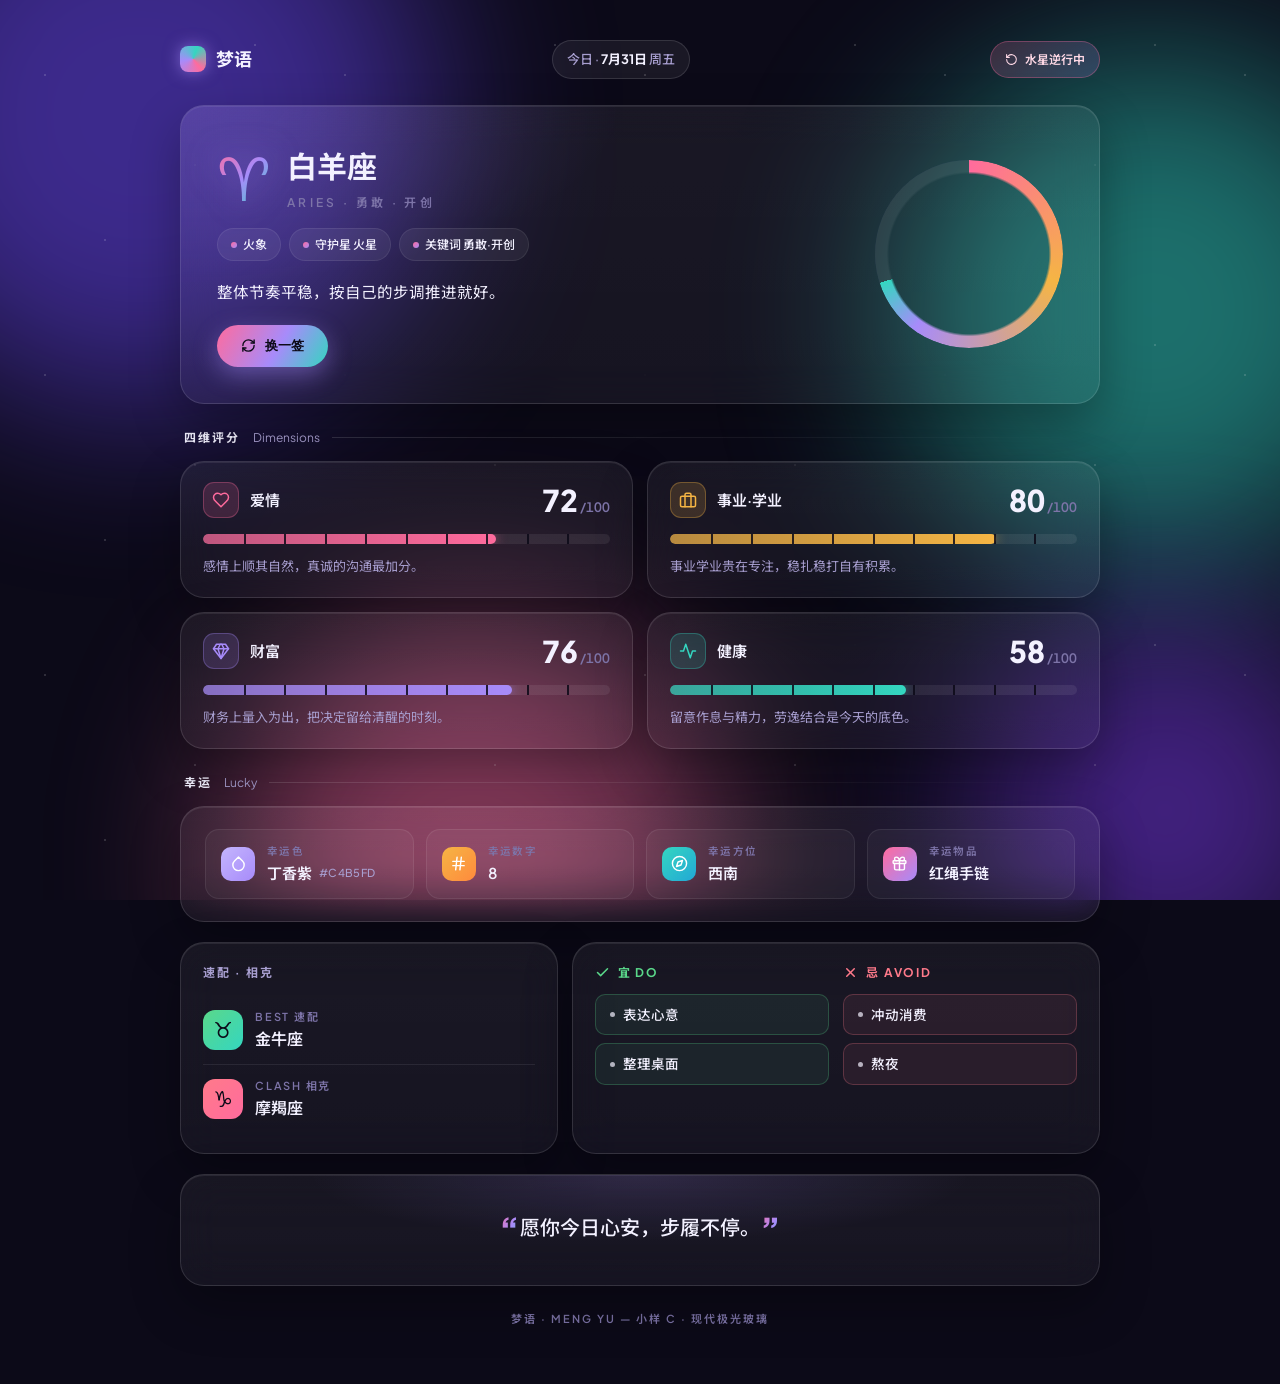
<file: design/mock-C-aurora.html>
<!DOCTYPE html>
<!--
  梦语 · 视觉小样 C — 现代极光玻璃 (Modern Aurora Glass)
  ───────────────────────────────────────────────────────────
  图标集: Lucide (https://lucide.dev) — ISC License (内联 SVG 线图标)
  星座字符: Unicode 星座符号 ♈♉♊♋♌♍♎♏♐♑♒♓ (极光渐变填色)
  字体: Plus Jakarta Sans / Noto Sans SC (Google Fonts <link>)
  数据可视化: 四维 = 分段进度条 (10 段, 2px 表面间隙, 精确百分比填充);
              各维固定类别色 (pink/amber/violet/teal), 数值用白色文本色 (非类别色);
              综合指数 = 极光 conic 圆环。
-->
<html lang="zh-CN">
<head>
<meta charset="UTF-8" />
<meta name="viewport" content="width=device-width, initial-scale=1.0" />
<title>梦语 · 小样 C — 现代极光玻璃</title>
<link rel="preconnect" href="https://fonts.googleapis.com" />
<link rel="preconnect" href="https://fonts.gstatic.com" crossorigin />
<link href="https://fonts.googleapis.com/css2?family=Plus+Jakarta+Sans:wght@400;500;600;700;800&family=Noto+Sans+SC:wght@300;400;500;600;700&display=swap" rel="stylesheet" />
<style>
  :root{
    --bg:#0c0a18;
    --text:#f3f1ff; --muted:#a89fd0; --muted-2:#7d74a8;
    --glass:rgba(255,255,255,.06);
    --glass-2:rgba(255,255,255,.045);
    --border:rgba(255,255,255,.12);
    --border-2:rgba(255,255,255,.08);
    /* 四维固定类别色 (categorical, fixed order) */
    --love:#ff6b9d;      /* 爱情 — 粉 */
    --career:#f5b544;    /* 事业 — 琥珀 */
    --wealth:#a78bfa;    /* 财富 — 紫 */
    --health:#34d6c0;    /* 健康 — 青 */
    --good:#5ad88a;
    --bad:#ff7a8a;
  }
  *{box-sizing:border-box;margin:0;padding:0}
  html,body{background:var(--bg);color:var(--text);}
  body{
    font-family:'Plus Jakarta Sans','Noto Sans SC',system-ui,sans-serif;
    font-weight:400;line-height:1.6;
    -webkit-font-smoothing:antialiased;
    min-height:100vh;
    padding:clamp(24px,4vw,40px) clamp(14px,3vw,28px) 56px;
    position:relative;overflow-x:hidden;
  }
  /* 极光渐变网格: 多个模糊径向色块 */
  .aurora{position:fixed;inset:0;z-index:0;pointer-events:none;overflow:hidden;}
  .blob{position:absolute;border-radius:50%;filter:blur(90px);opacity:.5;}
  .b1{width:46vw;height:46vw;left:-12vw;top:-14vw;background:#6d4aff;}
  .b2{width:40vw;height:40vw;right:-10vw;top:6vh;background:#2dd4bf;}
  .b3{width:38vw;height:38vw;left:18vw;bottom:-16vw;background:#ff6b9d;}
  .b4{width:30vw;height:30vw;right:-6vw;bottom:-8vw;background:#7c3aed;}
  .grain{position:fixed;inset:0;z-index:0;pointer-events:none;opacity:.5;
    background-image:
      radial-gradient(1px 1px at 15% 25%, #fff, transparent),
      radial-gradient(1px 1px at 65% 55%, #fff, transparent),
      radial-gradient(1px 1px at 35% 80%, #fff, transparent),
      radial-gradient(1px 1px at 85% 15%, #fff, transparent);
    background-size:300px 300px;}

  .stage{max-width:920px;margin:0 auto;position:relative;z-index:1;}

  /* 顶栏 */
  .topbar{display:flex;align-items:center;justify-content:space-between;
          margin-bottom:26px;}
  .brand{display:flex;align-items:center;gap:10px;font-weight:700;font-size:18px;
         letter-spacing:.02em;}
  .logo-dot{width:26px;height:26px;border-radius:8px;
     background:conic-gradient(from 140deg,#ff6b9d,#a78bfa,#34d6c0,#ff6b9d);
     box-shadow:0 0 16px rgba(167,139,250,.6);}
  .date-chip{font-size:13px;color:var(--muted);font-weight:500;
     padding:8px 14px;border-radius:999px;background:var(--glass);
     border:1px solid var(--border);}
  .date-chip b{color:var(--text);}
  .retro{display:inline-flex;align-items:center;gap:7px;font-size:12px;
     font-weight:600;color:#ffd9e6;padding:8px 14px;border-radius:999px;
     background:linear-gradient(120deg,rgba(255,107,157,.18),rgba(167,139,250,.18));
     border:1px solid rgba(255,107,157,.32);}
  .retro svg{width:13px;height:13px;stroke-width:2;animation:spin 8s linear infinite;}
  @keyframes spin{to{transform:rotate(-360deg)}}

  .card{
    background:linear-gradient(180deg,var(--glass),var(--glass-2));
    border:1px solid var(--border);border-radius:24px;
    backdrop-filter:blur(20px);-webkit-backdrop-filter:blur(20px);
    box-shadow:0 20px 50px rgba(0,0,0,.3), inset 0 1px 0 rgba(255,255,255,.08);
  }

  /* HERO */
  .hero{display:grid;grid-template-columns:1fr auto;gap:30px;
        align-items:center;padding:clamp(24px,3vw,36px);margin-bottom:20px;
        position:relative;overflow:hidden;}
  .hero::before{content:"";position:absolute;inset:0;pointer-events:none;
    background:radial-gradient(80% 100% at 0% 0%,rgba(167,139,250,.16),transparent 60%);}
  .sign-block{position:relative;}
  .sign-id{display:flex;align-items:center;gap:16px;}
  .glyph{font-size:60px;line-height:1;
     background:linear-gradient(135deg,#ff6b9d,#a78bfa 50%,#34d6c0);
     -webkit-background-clip:text;background-clip:text;color:transparent;
     filter:drop-shadow(0 0 16px rgba(167,139,250,.5));}
  .sign-id h1{font-size:30px;font-weight:700;letter-spacing:.01em;}
  .sign-id .en{font-size:12px;font-weight:600;letter-spacing:.28em;
     text-transform:uppercase;color:var(--muted-2);margin-top:3px;}
  .meta-chips{display:flex;flex-wrap:wrap;gap:8px;margin-top:16px;}
  .chip{display:inline-flex;align-items:center;gap:6px;font-size:12px;
     font-weight:500;color:var(--text);padding:6px 13px;border-radius:999px;
     background:rgba(255,255,255,.06);border:1px solid var(--border-2);}
  .chip .d{width:6px;height:6px;border-radius:50%;
     background:linear-gradient(135deg,#ff6b9d,#a78bfa);}
  .overall{margin-top:18px;font-size:15.5px;color:var(--text);line-height:1.65;
     max-width:34em;font-weight:400;}
  .btn{display:inline-flex;align-items:center;gap:9px;margin-top:20px;
     font-size:13px;font-weight:600;color:#0c0a18;cursor:pointer;border:0;
     border-radius:999px;padding:12px 24px;
     background:linear-gradient(120deg,#ff6b9d,#a78bfa 55%,#34d6c0);
     box-shadow:0 8px 24px rgba(167,139,250,.45);
     transition:transform .2s, box-shadow .25s;}
  .btn:hover{transform:translateY(-2px);
     box-shadow:0 12px 30px rgba(167,139,250,.6);}
  .btn svg{width:15px;height:15px;stroke-width:2.2;}

  /* 极光圆环 */
  .ring{--p:70;width:188px;height:188px;border-radius:50%;position:relative;
     background:conic-gradient(#ff6b9d 0%, #f5b544 30%, #a78bfa 60%, #34d6c0 70%,
                              rgba(255,255,255,.08) 70% 100%);
     -webkit-mask:radial-gradient(circle, transparent 60%, #000 62%);
             mask:radial-gradient(circle, transparent 60%, #000 62%);
     box-shadow:0 0 40px rgba(167,139,250,.3);}
  .ring-center{position:absolute;inset:0;display:flex;flex-direction:column;
     align-items:center;justify-content:center;}
  .ring-center .num{font-size:58px;font-weight:800;line-height:1;
     background:linear-gradient(135deg,#fff,#d8ccff);
     -webkit-background-clip:text;background-clip:text;color:transparent;
     font-variant-numeric:tabular-nums;}
  .ring-center .lbl{font-size:10.5px;font-weight:600;letter-spacing:.2em;
     text-transform:uppercase;color:var(--muted);margin-top:4px;}

  /* 区段 */
  .sec-head{display:flex;align-items:center;gap:12px;margin:24px 4px 14px;}
  .sec-head .t{font-size:12px;font-weight:700;letter-spacing:.18em;
     text-transform:uppercase;color:var(--text);}
  .sec-head .s{font-size:12px;color:var(--muted);}
  .sec-head .ln{flex:1;height:1px;
     background:linear-gradient(90deg,rgba(255,255,255,.14),transparent);}

  /* 四维 (2x2) */
  .grid4{display:grid;grid-template-columns:1fr 1fr;gap:14px;margin-bottom:20px;}
  .dim{padding:20px 22px;--c:var(--love);}
  .dim.love{--c:var(--love)} .dim.career{--c:var(--career)}
  .dim.wealth{--c:var(--wealth)} .dim.health{--c:var(--health)}
  .dim-top{display:flex;align-items:center;justify-content:space-between;gap:12px;}
  .dim-name{display:inline-flex;align-items:center;gap:11px;font-size:15px;font-weight:600;}
  .ic{width:36px;height:36px;border-radius:11px;display:grid;place-items:center;
     color:var(--c);background:color-mix(in srgb, var(--c) 16%, transparent);
     border:1px solid color-mix(in srgb, var(--c) 30%, transparent);}
  .ic svg{width:18px;height:18px;stroke-width:2;}
  .dim-num{font-size:30px;font-weight:800;color:var(--text);line-height:1;
     font-variant-numeric:tabular-nums;}
  .dim-num .u{font-size:13px;font-weight:600;color:var(--muted-2);margin-left:2px;}

  /* 分段进度条: 10 段 + 表面间隙; 填充精确 = value% */
  .segbar{margin-top:16px;height:10px;border-radius:6px;position:relative;
     background:rgba(255,255,255,.07);overflow:hidden;}
  .seg-fill{position:absolute;inset:0 auto 0 0;height:100%;
     background:linear-gradient(90deg, color-mix(in srgb,var(--c) 70%, #000 0%), var(--c));
     border-radius:6px;box-shadow:0 0 12px color-mix(in srgb,var(--c) 55%, transparent);}
  .seps{position:absolute;inset:0;display:flex;justify-content:space-between;
     padding:0 10%;pointer-events:none;}
  .seps i{width:2px;background:var(--bg);height:100%;opacity:.85;}
  .dim-cap{margin-top:12px;font-size:13px;color:var(--muted);line-height:1.6;}

  /* 幸运 */
  .panel{padding:22px 24px;margin-bottom:20px;}
  .lucky{display:grid;grid-template-columns:repeat(4,1fr);gap:12px;}
  .lkit{display:flex;align-items:center;gap:12px;padding:13px 15px;border-radius:14px;
     background:rgba(255,255,255,.04);border:1px solid var(--border-2);}
  .lkit .lic{width:34px;height:34px;border-radius:10px;display:grid;place-items:center;
     color:#fff;flex-shrink:0;}
  .lkit.c1 .lic{background:linear-gradient(135deg,#c4b5fd,#a78bfa);}
  .lkit.c2 .lic{background:linear-gradient(135deg,#f5b544,#ff8a3d);}
  .lkit.c3 .lic{background:linear-gradient(135deg,#34d6c0,#22a8d6);}
  .lkit.c4 .lic{background:linear-gradient(135deg,#ff6b9d,#a78bfa);}
  .lkit .lic svg{width:17px;height:17px;stroke-width:2;}
  .lkit .k{font-size:10.5px;font-weight:600;letter-spacing:.14em;
     text-transform:uppercase;color:var(--muted-2);}
  .lkit .v{font-size:15px;font-weight:600;color:var(--text);margin-top:1px;
     display:flex;align-items:center;gap:7px;}
  .lkit .hex{font-size:11px;color:var(--muted);font-weight:500;
     font-family:'Plus Jakarta Sans';letter-spacing:.03em;}

  /* 关系 + 宜忌 横排 */
  .row2{display:grid;grid-template-columns:1fr 1.4fr;gap:14px;margin-bottom:20px;}
  .pair-card{padding:20px 22px;}
  .pair-card .ph{font-size:12px;font-weight:700;letter-spacing:.16em;
     text-transform:uppercase;color:var(--muted);margin-bottom:14px;}
  .pairline{display:flex;align-items:center;gap:12px;padding:12px 0;}
  .pairline + .pairline{border-top:1px solid var(--border-2);}
  .pglyph{width:40px;height:40px;border-radius:12px;display:grid;place-items:center;
     font-size:22px;font-weight:700;}
  .pairline.good .pglyph{color:#0c0a18;
     background:linear-gradient(135deg,#5ad88a,#34d6c0);}
  .pairline.bad .pglyph{color:#0c0a18;
     background:linear-gradient(135deg,#ff7a8a,#ff6b9d);}
  .pairline .pt .pk{font-size:11px;font-weight:600;letter-spacing:.16em;
     text-transform:uppercase;color:var(--muted-2);}
  .pairline .pt .pn{font-size:16px;font-weight:600;margin-top:1px;}

  .yiji-card{padding:20px 22px;}
  .yiji{display:grid;grid-template-columns:1fr 1fr;gap:14px;}
  .yj .yh{display:flex;align-items:center;gap:8px;font-size:12px;font-weight:700;
     letter-spacing:.16em;text-transform:uppercase;margin-bottom:12px;}
  .yj.yi .yh{color:var(--good);}
  .yj.ji .yh{color:var(--bad);}
  .yj .yh svg{width:15px;height:15px;stroke-width:2.4;}
  .yj .tags{display:flex;flex-direction:column;gap:8px;}
  .tag{font-size:13.5px;font-weight:500;color:var(--text);padding:9px 14px;
     border-radius:10px;background:rgba(255,255,255,.05);border:1px solid var(--border-2);
     display:flex;align-items:center;gap:8px;}
  .yj.yi .tag{border-color:rgba(90,216,138,.25);background:rgba(90,216,138,.08);}
  .yj.ji .tag{border-color:rgba(255,122,138,.25);background:rgba(255,122,138,.08);}
  .tag .dt{width:5px;height:5px;border-radius:50%;background:currentColor;opacity:.7;}

  /* 寄语 */
  .motto{padding:28px 24px;text-align:center;position:relative;overflow:hidden;}
  .motto::before{content:"";position:absolute;inset:0;pointer-events:none;
     background:radial-gradient(60% 100% at 50% 0%,rgba(167,139,250,.16),transparent 60%);}
  .motto .qrow{position:relative;display:inline-block;}
  .motto .qm{font-family:'Plus Jakarta Sans';font-size:34px;font-weight:800;
     background:linear-gradient(120deg,#ff6b9d,#a78bfa,#34d6c0);
     -webkit-background-clip:text;background-clip:text;color:transparent;
     vertical-align:-8px;}
  .motto p{display:inline;font-size:20px;font-weight:500;color:var(--text);}

  .foot{text-align:center;margin-top:24px;font-size:11px;font-weight:600;
     letter-spacing:.18em;text-transform:uppercase;color:var(--muted-2);}

  @media(max-width:680px){
    .hero{grid-template-columns:1fr;text-align:left;}
    .ring{margin:0 auto;}
    .grid4,.lucky,.row2,.yiji{grid-template-columns:1fr;}
    .lucky{grid-template-columns:1fr 1fr;}
  }
</style>
</head>
<body>
  <div class="aurora">
    <div class="blob b1"></div><div class="blob b2"></div>
    <div class="blob b3"></div><div class="blob b4"></div>
  </div>
  <div class="grain"></div>

  <main class="stage">

    <div class="topbar">
      <div class="brand"><span class="logo-dot"></span>梦语</div>
      <div class="date-chip">今日 · <b>7月31日</b> 周五</div>
      <div class="retro">
        <!-- Lucide: rotate-ccw -->
        <svg viewBox="0 0 24 24" fill="none" stroke="currentColor" stroke-linecap="round" stroke-linejoin="round"><path d="M3 12a9 9 0 1 0 3-6.7L3 8"/><path d="M3 3v5h5"/></svg>
        水星逆行中
      </div>
    </div>

    <!-- HERO -->
    <section class="card hero">
      <div class="sign-block">
        <div class="sign-id">
          <span class="glyph">♈</span>
          <div>
            <h1>白羊座</h1>
            <div class="en">Aries · 勇敢 · 开创</div>
          </div>
        </div>
        <div class="meta-chips">
          <span class="chip"><span class="d"></span>火象</span>
          <span class="chip"><span class="d"></span>守护星 火星</span>
          <span class="chip"><span class="d"></span>关键词 勇敢·开创</span>
        </div>
        <p class="overall">整体节奏平稳，按自己的步调推进就好。</p>
        <button class="btn">
          <!-- Lucide: refresh-cw -->
          <svg viewBox="0 0 24 24" fill="none" stroke="currentColor" stroke-linecap="round" stroke-linejoin="round"><path d="M3 12a9 9 0 0 1 9-9 9.75 9.75 0 0 1 6.74 2.74L21 8"/><path d="M21 3v5h-5"/><path d="M21 12a9 9 0 0 1-9 9 9.75 9.75 0 0 1-6.74-2.74L3 16"/><path d="M3 21v-5h5"/></svg>
          换一签
        </button>
      </div>
      <!-- 极光圆环: conic 70% -->
      <div class="ring" style="--p:70">
        <div class="ring-center">
          <div class="num">70</div>
          <div class="lbl">综合指数</div>
        </div>
      </div>
    </section>

    <!-- 四维 -->
    <div class="sec-head"><span class="t">四维评分</span><span class="s">Dimensions</span><span class="ln"></span></div>
    <section class="grid4">
      <!-- 爱情 72 -->
      <div class="card dim love">
        <div class="dim-top">
          <span class="dim-name"><span class="ic"><!-- heart -->
            <svg viewBox="0 0 24 24" fill="none" stroke="currentColor" stroke-linecap="round" stroke-linejoin="round"><path d="M19 14c1.49-1.46 3-3.21 3-5.5A5.5 5.5 0 0 0 16.5 3c-1.76 0-3 .5-4.5 2-1.5-1.5-2.74-2-4.5-2A5.5 5.5 0 0 0 2 8.5c0 2.3 1.5 4.05 3 5.5l7 7Z"/></svg>
          </span>爱情</span>
          <span class="dim-num">72<span class="u">/100</span></span>
        </div>
        <div class="segbar">
          <div class="seg-fill" style="width:72%"></div>
          <div class="seps"><i></i><i></i><i></i><i></i><i></i><i></i><i></i><i></i><i></i></div>
        </div>
        <p class="dim-cap">感情上顺其自然，真诚的沟通最加分。</p>
      </div>
      <!-- 事业 80 -->
      <div class="card dim career">
        <div class="dim-top">
          <span class="dim-name"><span class="ic"><!-- briefcase -->
            <svg viewBox="0 0 24 24" fill="none" stroke="currentColor" stroke-linecap="round" stroke-linejoin="round"><rect x="2" y="7" width="20" height="14" rx="2"/><path d="M16 21V5a2 2 0 0 0-2-2h-4a2 2 0 0 0-2 2v16"/></svg>
          </span>事业·学业</span>
          <span class="dim-num">80<span class="u">/100</span></span>
        </div>
        <div class="segbar">
          <div class="seg-fill" style="width:80%"></div>
          <div class="seps"><i></i><i></i><i></i><i></i><i></i><i></i><i></i><i></i><i></i></div>
        </div>
        <p class="dim-cap">事业学业贵在专注，稳扎稳打自有积累。</p>
      </div>
      <!-- 财富 76 -->
      <div class="card dim wealth">
        <div class="dim-top">
          <span class="dim-name"><span class="ic"><!-- gem -->
            <svg viewBox="0 0 24 24" fill="none" stroke="currentColor" stroke-linecap="round" stroke-linejoin="round"><path d="M6 3h12l4 6-10 13L2 9Z"/><path d="M11 3 8 9l4 13 4-13-3-6"/><path d="M2 9h20"/></svg>
          </span>财富</span>
          <span class="dim-num">76<span class="u">/100</span></span>
        </div>
        <div class="segbar">
          <div class="seg-fill" style="width:76%"></div>
          <div class="seps"><i></i><i></i><i></i><i></i><i></i><i></i><i></i><i></i><i></i></div>
        </div>
        <p class="dim-cap">财务上量入为出，把决定留给清醒的时刻。</p>
      </div>
      <!-- 健康 58 -->
      <div class="card dim health">
        <div class="dim-top">
          <span class="dim-name"><span class="ic"><!-- activity -->
            <svg viewBox="0 0 24 24" fill="none" stroke="currentColor" stroke-linecap="round" stroke-linejoin="round"><path d="M22 12h-4l-3 9L9 3l-3 9H2"/></svg>
          </span>健康</span>
          <span class="dim-num">58<span class="u">/100</span></span>
        </div>
        <div class="segbar">
          <div class="seg-fill" style="width:58%"></div>
          <div class="seps"><i></i><i></i><i></i><i></i><i></i><i></i><i></i><i></i><i></i></div>
        </div>
        <p class="dim-cap">留意作息与精力，劳逸结合是今天的底色。</p>
      </div>
    </section>

    <!-- 幸运 -->
    <div class="sec-head"><span class="t">幸运</span><span class="s">Lucky</span><span class="ln"></span></div>
    <section class="card panel">
      <div class="lucky">
        <div class="lkit c1">
          <span class="lic"><!-- droplet -->
            <svg viewBox="0 0 24 24" fill="none" stroke="currentColor" stroke-linecap="round" stroke-linejoin="round"><path d="M12 2.69 17.66 8.4a8 8 0 1 1-11.31 0Z"/></svg>
          </span>
          <div><div class="k">幸运色</div><div class="v">丁香紫 <span class="hex">#C4B5FD</span></div></div>
        </div>
        <div class="lkit c2">
          <span class="lic"><!-- hash -->
            <svg viewBox="0 0 24 24" fill="none" stroke="currentColor" stroke-linecap="round" stroke-linejoin="round"><path d="M4 9h16"/><path d="M4 15h16"/><path d="M10 3 8 21"/><path d="M16 3l-2 18"/></svg>
          </span>
          <div><div class="k">幸运数字</div><div class="v">8</div></div>
        </div>
        <div class="lkit c3">
          <span class="lic"><!-- compass -->
            <svg viewBox="0 0 24 24" fill="none" stroke="currentColor" stroke-linecap="round" stroke-linejoin="round"><circle cx="12" cy="12" r="10"/><path d="M16.24 7.76 14.12 14.12 7.76 16.24 9.88 9.88 16.24 7.76Z"/></svg>
          </span>
          <div><div class="k">幸运方位</div><div class="v">西南</div></div>
        </div>
        <div class="lkit c4">
          <span class="lic"><!-- gift -->
            <svg viewBox="0 0 24 24" fill="none" stroke="currentColor" stroke-linecap="round" stroke-linejoin="round"><rect x="3" y="8" width="18" height="4" rx="1"/><path d="M12 8v13"/><path d="M19 12v7a2 2 0 0 1-2 2H7a2 2 0 0 1-2-2v-7"/><path d="M7.5 8a2.5 2.5 0 0 1 0-5C11 3 12 8 12 8s1-5 4.5-5a2.5 2.5 0 0 1 0 5"/></svg>
          </span>
          <div><div class="k">幸运物品</div><div class="v">红绳手链</div></div>
        </div>
      </div>
    </section>

    <!-- 关系 + 宜忌 -->
    <div class="row2">
      <section class="card pair-card">
        <div class="ph">速配 · 相克</div>
        <div class="pairline good">
          <span class="pglyph">♉</span>
          <div class="pt"><div class="pk">Best 速配</div><div class="pn">金牛座</div></div>
        </div>
        <div class="pairline bad">
          <span class="pglyph">♑</span>
          <div class="pt"><div class="pk">Clash 相克</div><div class="pn">摩羯座</div></div>
        </div>
      </section>
      <section class="card yiji-card">
        <div class="yiji">
          <div class="yj yi">
            <div class="yh"><!-- check --><svg viewBox="0 0 24 24" fill="none" stroke="currentColor" stroke-linecap="round" stroke-linejoin="round"><path d="M20 6 9 17l-5-5"/></svg>宜 Do</div>
            <div class="tags">
              <span class="tag"><span class="dt"></span>表达心意</span>
              <span class="tag"><span class="dt"></span>整理桌面</span>
            </div>
          </div>
          <div class="yj ji">
            <div class="yh"><!-- x --><svg viewBox="0 0 24 24" fill="none" stroke="currentColor" stroke-linecap="round" stroke-linejoin="round"><path d="M18 6 6 18"/><path d="M6 6l12 12"/></svg>忌 Avoid</div>
            <div class="tags">
              <span class="tag"><span class="dt"></span>冲动消费</span>
              <span class="tag"><span class="dt"></span>熬夜</span>
            </div>
          </div>
        </div>
      </section>
    </div>

    <!-- 寄语 -->
    <section class="card motto">
      <div class="qrow"><span class="qm">“</span><p>愿你今日心安，步履不停。</p><span class="qm">”</span></div>
    </section>

    <div class="foot">梦语 · MENG YU — 小样 C · 现代极光玻璃</div>
  </main>
</body>
</html>
</file>
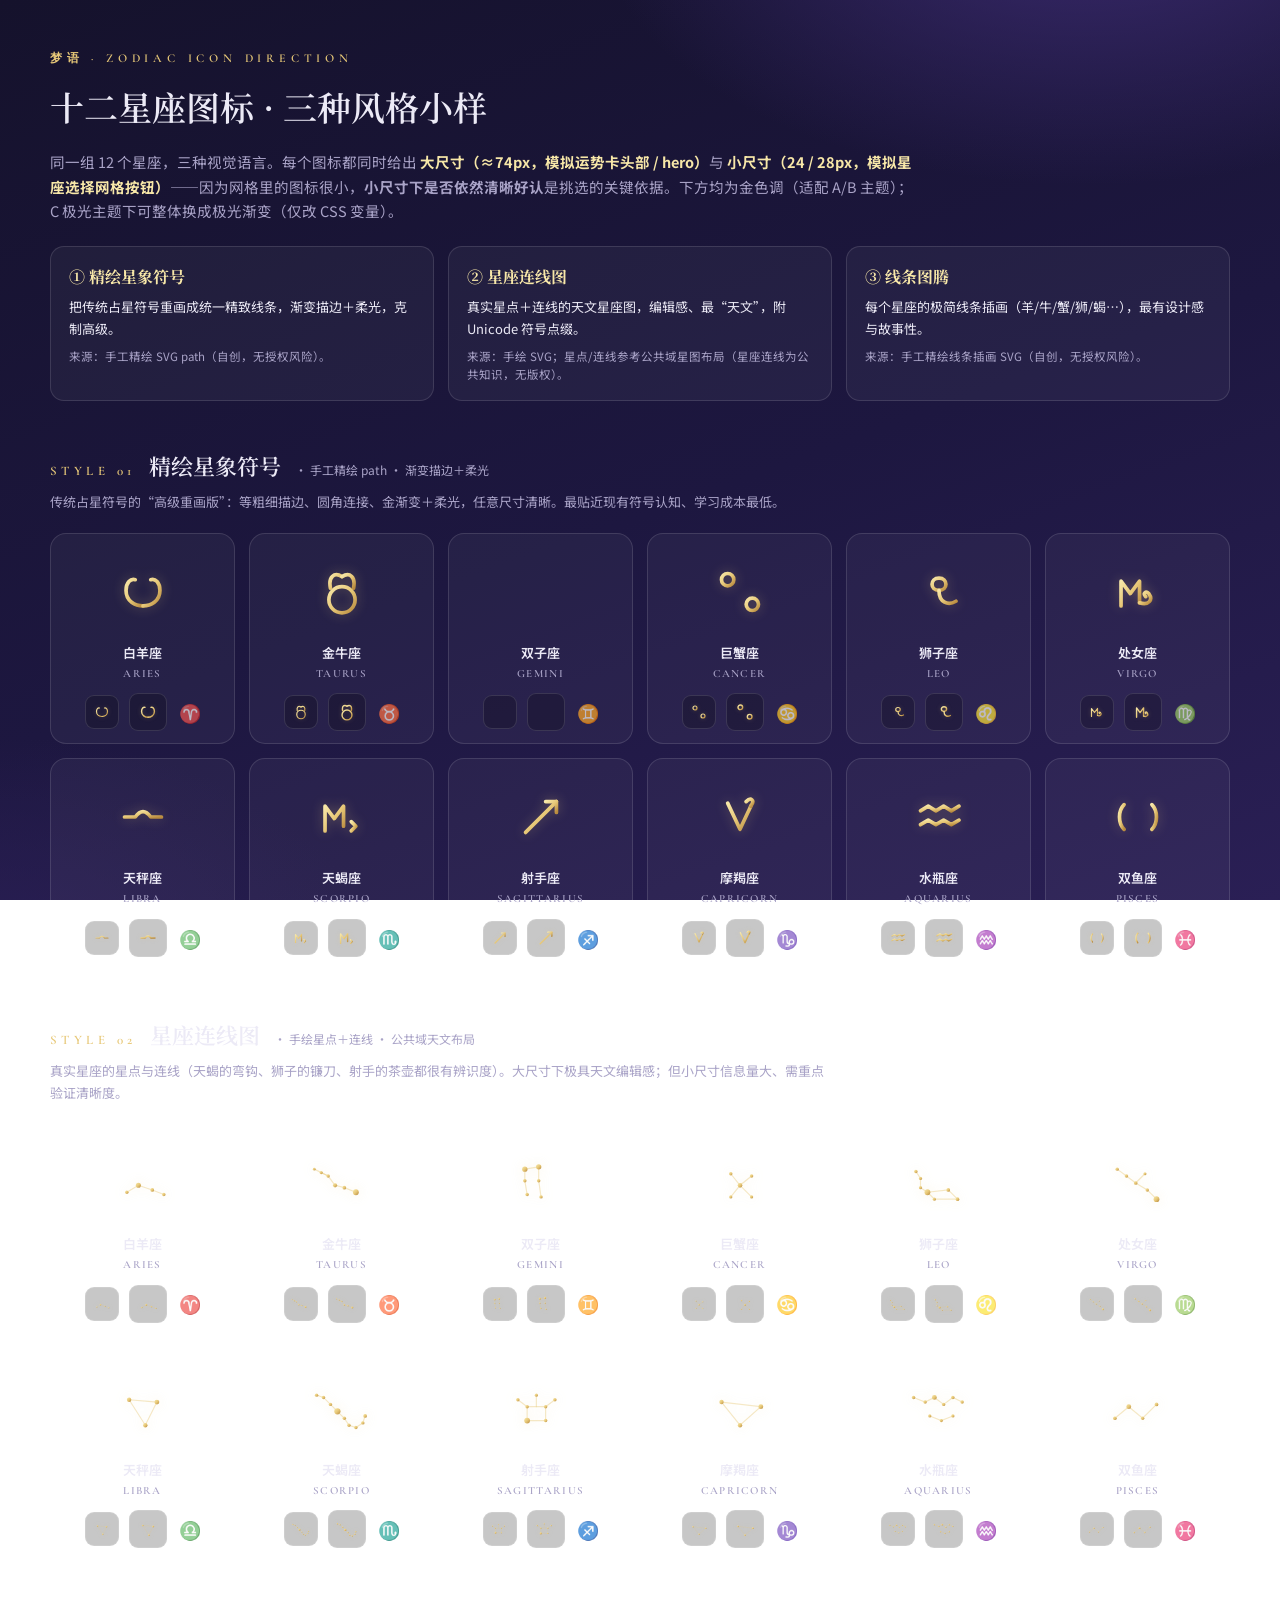
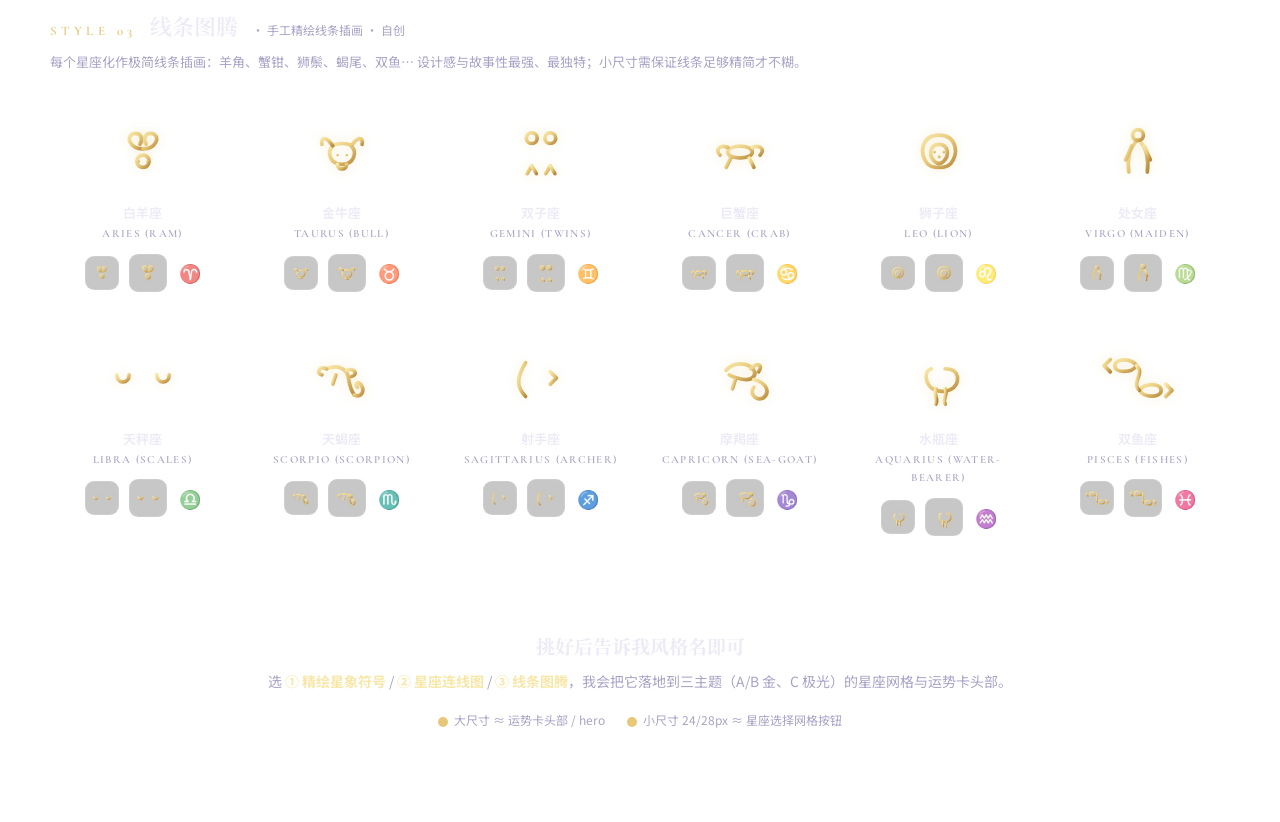
<file: design/zodiac-icons.html>
<!DOCTYPE html>
<!--
  梦语 · 星座图标风格小样 (zodiac-icons.html)
  ───────────────────────────────────────────────────────────
  目的：让产品负责人在「精绘星象符号 / 星座连线图 / 线条图腾」三种风格里挑一种，
        挑定后再落地到 app/static 的三主题里。
  图标来源（全部手工精绘 SVG path，零授权风险）：
    · 风格 1 精绘星象符号 —— 自创重画的传统占星符号（描边渐变 + 柔光）。
    · 风格 2 星座连线图   —— 手绘 SVG；星点与连线参考天文星座的公共域布局
                            （星座连线属公共知识、星表为事实，无版权）。
    · 风格 3 线条图腾     —— 自创极简线条插画（羊/牛/双子/蟹/狮/少女/天平/蝎/射手/海山羊/水瓶/双鱼）。
  配色：金色调（适配 A/B 主题）；C 极光主题下整体可换极光渐变（改 CSS 变量即可）。
  用法：浏览器直接打开本文件 (file://)，逐个网格对比小/大两种尺寸。
-->
<html lang="zh-CN">
<head>
<meta charset="UTF-8" />
<meta name="viewport" content="width=device-width, initial-scale=1.0" />
<title>梦语 · 星座图标风格小样</title>
<link rel="preconnect" href="https://fonts.googleapis.com" />
<link rel="preconnect" href="https://fonts.gstatic.com" crossorigin />
<link href="https://fonts.googleapis.com/css2?family=Cormorant+Garamond:wght@400;500;600&family=Noto+Sans+SC:wght@300;400;500;700&family=Noto+Serif+SC:wght@400;500;600&display=swap" rel="stylesheet" />
<style>
  :root{
    --bg-1:#15122c; --bg-2:#1d1740; --bg-3:#2a1f55;
    --card:rgba(255,255,255,.045);
    --border:rgba(255,255,255,.12);
    --text:#eceaf6; --muted:#a9a3c7;
    --gold-1:#f7e7a8; --gold-2:#e7c878; --gold-3:#b88a3e;
  }
  *{box-sizing:border-box;margin:0;padding:0}
  body{
    font-family:"Noto Sans SC",-apple-system,"Segoe UI",sans-serif;
    color:var(--text);
    background:
      radial-gradient(900px 500px at 85% -10%, #3a2a6e 0%, transparent 55%),
      radial-gradient(700px 460px at 0% 110%, #2a1f55 0%, transparent 55%),
      linear-gradient(160deg,var(--bg-1),var(--bg-2) 55%,var(--bg-3));
    background-attachment:fixed;
    min-height:100vh; padding:48px clamp(16px,4vw,40px) 64px;
    line-height:1.7; -webkit-font-smoothing:antialiased;
  }
  .wrap{max-width:1180px;margin:0 auto;}
  header.intro{margin-bottom:40px;}
  .eyebrow{font-family:"Cormorant Garamond",serif;font-size:12px;letter-spacing:.4em;
    text-transform:uppercase;color:var(--gold-2);font-weight:600;margin-bottom:10px;}
  h1{font-family:"Noto Serif SC",serif;font-size:clamp(24px,3.4vw,34px);font-weight:600;margin-bottom:14px;}
  .intro p{color:var(--muted);font-size:14.5px;max-width:60em;}
  .stylesum{display:grid;grid-template-columns:repeat(3,1fr);gap:14px;margin-top:22px;}
  @media(max-width:760px){.stylesum{grid-template-columns:1fr;}}
  .ss{background:var(--card);border:1px solid var(--border);border-radius:14px;padding:16px 18px;}
  .ss h3{font-family:"Noto Serif SC",serif;font-size:16px;color:var(--gold-1);margin-bottom:6px;}
  .ss .feat{font-size:13px;color:var(--text);}
  .ss .src{font-size:11.5px;color:var(--muted);margin-top:8px;line-height:1.55;}

  section.style{margin-top:46px;}
  .style-head{display:flex;align-items:baseline;gap:14px;flex-wrap:wrap;margin-bottom:6px;}
  .style-head .n{font-family:"Cormorant Garamond",serif;font-size:13px;letter-spacing:.34em;
    text-transform:uppercase;color:var(--gold-2);font-weight:600;}
  .style-head h2{font-family:"Noto Serif SC",serif;font-size:22px;font-weight:600;}
  .style-head .src{font-size:12px;color:var(--muted);}
  .style-note{font-size:13px;color:var(--muted);margin:6px 0 20px;max-width:60em;}

  .grid{display:grid;grid-template-columns:repeat(6,1fr);gap:14px;}
  @media(max-width:1000px){.grid{grid-template-columns:repeat(4,1fr);}}
  @media(max-width:680px){.grid{grid-template-columns:repeat(3,1fr);}}
  @media(max-width:440px){.grid{grid-template-columns:repeat(2,1fr);}}

  .cell{background:var(--card);border:1px solid var(--border);border-radius:16px;
    padding:16px 12px 12px;display:flex;flex-direction:column;align-items:center;gap:8px;
    transition:transform .2s, border-color .2s;}
  .cell:hover{transform:translateY(-3px);border-color:rgba(231,200,120,.4);}
  .big{height:84px;display:flex;align-items:center;justify-content:center;}
  .big svg{width:74px;height:74px;filter:drop-shadow(0 0 6px rgba(231,200,120,.32));}
  .cell-name{font-size:13px;font-weight:600;text-align:center;}
  .cell-name span{display:block;font-family:"Cormorant Garamond",serif;font-size:11px;
    letter-spacing:.12em;color:var(--muted);text-transform:uppercase;margin-top:1px;}
  .small{display:flex;align-items:center;gap:10px;margin-top:2px;}
  .chip{display:inline-flex;align-items:center;justify-content:center;width:34px;height:34px;
    border-radius:9px;background:rgba(0,0,0,.22);border:1px solid var(--border);}
  .chip.c28{width:38px;height:38px;}
  .chip svg{width:24px;height:24px;filter:drop-shadow(0 0 2px rgba(231,200,120,.25));}
  .chip.c28 svg{width:28px;height:28px;}
  .chip-glyph{font-size:18px;color:var(--muted);opacity:.7;margin-left:2px;}
  .sz-label{font-size:10.5px;color:var(--muted);letter-spacing:.04em;}

  /* 图标笔触：金渐变描边 + 圆角连接 */
  svg .ph, svg .cp{stroke:url(#g);stroke-width:2.4;stroke-linecap:round;stroke-linejoin:round;fill:none;}
  svg .ln{stroke:rgba(231,200,120,.42);stroke-width:1;stroke-linecap:round;fill:none;}
  svg .st{fill:url(#g);stroke:none;}

  .pick{margin-top:54px;text-align:center;padding:26px 20px;
    background:var(--card);border:1px solid var(--border);border-radius:18px;}
  .pick h3{font-family:"Noto Serif SC",serif;font-size:19px;margin-bottom:8px;}
  .pick p{color:var(--muted);font-size:14px;}
  .pick b{color:var(--gold-1);}
  .legend{display:flex;gap:22px;justify-content:center;flex-wrap:wrap;margin-top:16px;
    font-size:12px;color:var(--muted);}
  .legend i{display:inline-block;width:10px;height:10px;border-radius:50%;background:var(--gold-2);
    margin-right:6px;vertical-align:middle;}
</style>
</head>
<body>
  <!-- 共享金渐变（一次定义，所有图标引用） -->
  <svg width="0" height="0" style="position:absolute" aria-hidden="true">
    <defs>
      <linearGradient id="g" x1="0" y1="0" x2="1" y2="1">
        <stop offset="0%" stop-color="#f7e7a8"/>
        <stop offset="50%" stop-color="#e7c878"/>
        <stop offset="100%" stop-color="#b88a3e"/>
      </linearGradient>
    </defs>
  </svg>

  <div class="wrap">
    <header class="intro">
      <div class="eyebrow">梦语 · Zodiac Icon Direction</div>
      <h1>十二星座图标 · 三种风格小样</h1>
      <p>同一组 12 个星座，三种视觉语言。每个图标都同时给出 <b style="color:var(--gold-1)">大尺寸（≈74px，模拟运势卡头部 / hero）</b>与 <b style="color:var(--gold-1)">小尺寸（24 / 28px，模拟星座选择网格按钮）</b>——因为网格里的图标很小，<b>小尺寸下是否依然清晰好认</b>是挑选的关键依据。下方均为金色调（适配 A/B 主题）；C 极光主题下可整体换成极光渐变（仅改 CSS 变量）。</p>
      <div class="stylesum">
        <div class="ss"><h3>① 精绘星象符号</h3><div class="feat">把传统占星符号重画成统一精致线条，渐变描边＋柔光，克制高级。</div><div class="src">来源：手工精绘 SVG path（自创，无授权风险）。</div></div>
        <div class="ss"><h3>② 星座连线图</h3><div class="feat">真实星点＋连线的天文星座图，编辑感、最“天文”，附 Unicode 符号点缀。</div><div class="src">来源：手绘 SVG；星点/连线参考公共域星图布局（星座连线为公共知识，无版权）。</div></div>
        <div class="ss"><h3>③ 线条图腾</h3><div class="feat">每个星座的极简线条插画（羊/牛/蟹/狮/蝎…），最有设计感与故事性。</div><div class="src">来源：手工精绘线条插画 SVG（自创，无授权风险）。</div></div>
      </div>
    </header>

    <section class="style">
      <div class="style-head"><span class="n">Style 01</span><h2>精绘星象符号</h2><span class="src">· 手工精绘 path · 渐变描边＋柔光</span></div>
      <div class="style-note">传统占星符号的“高级重画版”：等粗细描边、圆角连接、金渐变＋柔光，任意尺寸清晰。最贴近现有符号认知、学习成本最低。</div>
      <div class="grid" id="g1"></div>
    </section>

    <section class="style">
      <div class="style-head"><span class="n">Style 02</span><h2>星座连线图</h2><span class="src">· 手绘星点＋连线 · 公共域天文布局</span></div>
      <div class="style-note">真实星座的星点与连线（天蝎的弯钩、狮子的镰刀、射手的茶壶都很有辨识度）。大尺寸下极具天文编辑感；但小尺寸信息量大、需重点验证清晰度。</div>
      <div class="grid" id="g2"></div>
    </section>

    <section class="style">
      <div class="style-head"><span class="n">Style 03</span><h2>线条图腾</h2><span class="src">· 手工精绘线条插画 · 自创</span></div>
      <div class="style-note">每个星座化作极简线条插画：羊角、蟹钳、狮鬃、蝎尾、双鱼… 设计感与故事性最强、最独特；小尺寸需保证线条足够精简才不糊。</div>
      <div class="grid" id="g3"></div>
    </section>

    <div class="pick">
      <h3>挑好后告诉我风格名即可</h3>
      <p>选 <b>① 精绘星象符号</b> / <b>② 星座连线图</b> / <b>③ 线条图腾</b>，我会把它落地到三主题（A/B 金、C 极光）的星座网格与运势卡头部。</p>
      <div class="legend">
        <span><i></i>大尺寸 ≈ 运势卡头部 / hero</span>
        <span><i></i>小尺寸 24/28px ≈ 星座选择网格按钮</span>
      </div>
    </div>
  </div>

  <script>
  (function(){
    "use strict";
    var VB48 = "0 0 48 48", VB64 = "0 0 64 48";
    var ORDER = ["aries","taurus","gemini","cancer","leo","virgo","libra","scorpio","sagittarius","capricorn","aquarius","pisces"];

    /* ---- 风格 1：精绘星象符号 ---- */
    var S1 = {
      aries:{name:"白羊座",en:"Aries",glyph:"♈",vb:VB48,paths:["M24 33 C 19 33 13 30 13 23 C 13 18 16 15 19 16","M24 33 C 29 33 35 30 35 23 C 35 18 32 15 29 16"]},
      taurus:{name:"金牛座",en:"Taurus",glyph:"♉",vb:VB48,circles:[[24,29,8.5]],paths:["M16.5 21.5 C 15 14 19 11 24 14","M31.5 21.5 C 33 14 29 11 24 14"]},
      gemini:{name:"双子座",en:"Gemini",glyph:"♊",vb:VB48,paths:["M18 12 V36","M30 12 V36","M15 14 H33","M15 34 H33"]},
      cancer:{name:"巨蟹座",en:"Cancer",glyph:"♋",vb:VB48,circles:[[16,16,4],[32,32,4]],paths:["M20 16 H31","M28 32 H17"]},
      leo:{name:"狮子座",en:"Leo",glyph:"♌",vb:VB48,paths:["M24 15 C 30 15 30 23 24 23 C 18 23 18 15 24 15","M24 23 C 24 31 30 33 35 30"]},
      virgo:{name:"处女座",en:"Virgo",glyph:"♍",vb:VB48,paths:["M13 33 V17 L19 25 L25 17 V31","M25 31 C 31 33 34 29 31 25 C 29 23 27 25 29 27"]},
      libra:{name:"天秤座",en:"Libra",glyph:"♎",vb:VB48,paths:["M12 33 H36","M12 24 H19 Q24 17 29 24 H36"]},
      scorpio:{name:"天蝎座",en:"Scorpio",glyph:"♏",vb:VB48,paths:["M13 33 V17 L19 25 L25 17 V30","M25 30 H33","M30 27 L33 30 L30 33"]},
      sagittarius:{name:"射手座",en:"Sagittarius",glyph:"♐",vb:VB48,paths:["M14 34 L34 14","M27 14 H34 V21","M18 24 H30"]},
      capricorn:{name:"摩羯座",en:"Capricorn",glyph:"♑",vb:VB48,paths:["M16 15 L24 32 L31 17","M31 17 C 34 13 31 11 28 14"]},
      aquarius:{name:"水瓶座",en:"Aquarius",glyph:"♒",vb:VB48,paths:["M12 20 L17 17 L22 20 L27 17 L32 20 L37 17","M12 29 L17 26 L22 29 L27 26 L32 29 L37 26"]},
      pisces:{name:"双鱼座",en:"Pisces",glyph:"♓",vb:VB48,paths:["M11 24 H37","M15 16 C 11 20 11 28 15 32","M33 16 C 37 20 37 28 33 32"]}
    };

    /* ---- 风格 2：星座连线图 (viewBox 64x48) ---- */
    var S2 = {
      aries:{name:"白羊座",en:"Aries",glyph:"♈",vb:VB64,stars:[[18,32,1.5],[28,26,2.2],[40,30,1.6],[50,34,1.5]],lines:[["18,32 28,26 40,30 50,34"]]},
      taurus:{name:"金牛座",en:"Taurus",glyph:"♉",vb:VB64,stars:[[44,32,2.5],[34,28,1.6],[26,26,1.8],[20,18,1.5],[14,15,1.4],[8,12,1.2]],lines:[["26,26 34,28 44,32"],["26,26 20,18 14,15"],["20,18 8,12"]]},
      gemini:{name:"双子座",en:"Gemini",glyph:"♊",vb:VB64,stars:[[18,12,2.3],[30,10,2.3],[18,22,1.5],[30,22,1.5],[20,34,1.5],[32,36,1.5]],lines:[["18,12 18,22 20,34"],["30,10 30,22 32,36"],["18,12 30,10"]]},
      cancer:{name:"巨蟹座",en:"Cancer",glyph:"♋",vb:VB64,stars:[[32,26,2.0],[24,16,1.5],[42,18,1.5],[24,36,1.4],[42,36,1.4]],lines:[["24,16 32,26 42,18"],["32,26 24,36"],["32,26 42,36"]]},
      leo:{name:"狮子座",en:"Leo",glyph:"♌",vb:VB64,stars:[[22,32,2.5],[12,14,1.5],[16,20,1.4],[16,28,1.4],[40,30,1.6],[48,38,1.6],[28,38,1.4]],lines:[["12,14 16,20 16,28 22,32"],["22,32 28,38 48,38 40,30 22,32"]]},
      virgo:{name:"处女座",en:"Virgo",glyph:"♍",vb:VB64,stars:[[48,38,2.5],[14,12,1.5],[22,18,1.5],[30,24,1.6],[40,30,1.5],[38,16,1.3]],lines:[["14,12 22,18 30,24 40,30 48,38"],["30,24 38,16"]]},
      libra:{name:"天秤座",en:"Libra",glyph:"♎",vb:VB64,stars:[[20,16,1.9],[44,18,2.1],[34,38,1.9]],lines:[["20,16 44,18 34,38 20,16"]]},
      scorpio:{name:"天蝎座",en:"Scorpio",glyph:"♏",vb:VB64,stars:[[28,26,2.7],[10,12,1.5],[16,14,1.5],[22,20,1.5],[34,32,1.5],[38,38,1.5],[44,40,1.5],[50,36,1.5],[52,30,1.6]],lines:[["10,12 16,14 22,20 28,26 34,32 38,38 44,40 50,36 52,30"]]},
      sagittarius:{name:"射手座",en:"Sagittarius",glyph:"♐",vb:VB64,stars:[[20,34,2.5],[20,22,1.5],[36,22,1.5],[36,34,1.5],[12,16,1.5],[44,16,1.5],[28,12,1.4]],lines:[["20,22 36,22 36,34 20,34 20,22"],["20,22 12,16"],["36,22 44,16"],["28,12 28,22"]]},
      capricorn:{name:"摩羯座",en:"Capricorn",glyph:"♑",vb:VB64,stars:[[16,18,1.9],[50,22,2.1],[32,38,1.9]],lines:[["16,18 50,22 32,38 16,18"]]},
      aquarius:{name:"水瓶座",en:"Aquarius",glyph:"♒",vb:VB64,stars:[[28,14,2.1],[10,14,1.5],[20,18,1.5],[36,20,1.5],[44,14,1.5],[52,18,1.5],[24,30,1.4],[34,34,1.4],[44,30,1.4]],lines:[["10,14 20,18 28,14 36,20 44,14 52,18"],["24,30 34,34 44,30"]]},
      pisces:{name:"双鱼座",en:"Pisces",glyph:"♓",vb:VB64,stars:[[24,22,2.1],[12,32,1.6],[36,32,1.5],[48,20,1.6]],lines:[["12,32 24,22 36,32 48,20"]]}
    };

    /* ---- 风格 3：线条图腾 ---- */
    var S3 = {
      aries:{name:"白羊座",en:"Aries (ram)",glyph:"♈",vb:VB48,paths:["M24 22 C 16 22 12 14 18 12 C 23 11 24 16 22 19","M24 22 C 32 22 36 14 30 12 C 25 11 24 16 26 19"],circles:[[24,30,4]],stars:[[21,30,.9],[27,30,.9]]},
      taurus:{name:"金牛座",en:"Taurus (bull)",glyph:"♉",vb:VB48,paths:["M24 32 C 16 32 14 24 18 20 C 20 18 28 18 30 20 C 34 24 32 32 24 32","M18 20 C 14 14 10 14 11 19","M30 20 C 34 14 38 14 37 19","M21 32 C 21 36 27 36 27 32"],stars:[[21,26,.8],[27,26,.8]]},
      gemini:{name:"双子座",en:"Gemini (twins)",glyph:"♊",vb:VB48,circles:[[18,15,3.5],[30,15,3.5]],paths:["M18 18 V33","M30 18 V33","M21 15 H27","M18 33 L15 38","M18 33 L21 38","M30 33 L27 38","M30 33 L33 38"]},
      cancer:{name:"巨蟹座",en:"Cancer (crab)",glyph:"♋",vb:VB48,paths:["M16 24 C 16 19 32 19 32 24 C 32 29 16 29 16 24","M16 21 C 10 19 8 23 11 26","M32 21 C 38 19 40 23 37 26","M18 28 L15 34","M24 29 L24 35","M30 28 L33 34"]},
      leo:{name:"狮子座",en:"Leo (lion)",glyph:"♌",vb:VB48,paths:["M24 13 C 13 13 11 24 16 31 C 19 35 29 35 32 31 C 37 24 35 13 24 13","M24 19 C 18 19 17 26 21 30 C 23 32 25 32 27 30 C 31 26 30 19 24 19"],stars:[[21,24,.9],[27,24,.9],[24,27,1]]},
      virgo:{name:"处女座",en:"Virgo (maiden)",glyph:"♍",vb:VB48,circles:[[24,13,3.5]],paths:["M24 16 C 18 21 17 30 18 37","M24 16 C 30 21 31 30 30 37","M20 20 L16 29","M28 20 L32 29"]},
      libra:{name:"天秤座",en:"Libra (scales)",glyph:"♎",vb:VB48,paths:["M24 13 V35","M16 37 H32","M11 18 H37","M11 18 V22","M37 18 V22","M7 22 C 7 28 15 28 15 22","M33 22 C 33 28 41 28 41 22"]},
      scorpio:{name:"天蝎座",en:"Scorpio (scorpion)",glyph:"♏",vb:VB48,paths:["M14 18 C 21 15 27 18 28 23 C 29 28 29 31 32 35","M14 18 C 9 16 7 21 11 22","M27 19 C 32 17 35 22 30 23","M32 35 C 37 37 39 32 36 28 C 34 26 32 28 34 30","M20 22 L18 28","M24 24 L24 30"]},
      sagittarius:{name:"射手座",en:"Sagittarius (archer)",glyph:"♐",vb:VB48,paths:["M14 14 C 8 24 8 30 14 36","M14 14 L14 36","M12 24 L34 24","M30 20 L34 24 L30 28"]},
      capricorn:{name:"摩羯座",en:"Capricorn (sea-goat)",glyph:"♑",vb:VB48,paths:["M15 19 C 20 13 30 14 33 19 C 35 22 32 25 28 25 C 23 25 19 23 17 22","M31 18 C 36 13 39 16 36 20","M21 25 L19 31","M33 25 C 41 27 44 33 39 37 C 34 39 30 34 33 30"]},
      aquarius:{name:"水瓶座",en:"Aquarius (water-bearer)",glyph:"♒",vb:VB48,paths:["M21 14 V18","M27 14 V18","M20 14 H28","M19 18 C 14 19 15 28 20 31 C 28 35 37 31 36 23 C 35 19 31 18 28 18","M22 31 C 20 35 24 37 22 41","M28 31 C 30 35 26 37 28 41"]},
      pisces:{name:"双鱼座",en:"Pisces (fishes)",glyph:"♓",vb:VB48,paths:["M9 16 C 9 11 20 11 23 16 C 20 21 9 21 9 16","M6 12 L2 16 L6 20","M39 32 C 39 27 28 27 25 32 C 28 37 39 37 39 32","M42 28 L46 32 L42 36","M23 16 C 29 21 19 27 25 32"]}
    };

    function svgFor(ic){
      var s = '<svg viewBox="' + ic.vb + '" preserveAspectRatio="xMidYMid meet" aria-label="' + ic.name + '">';
      (ic.lines || []).forEach(function(p){ s += '<polyline class="ln" points="' + p + '" />'; });
      (ic.paths || []).forEach(function(d){ s += '<path class="ph" d="' + d + '" />'; });
      (ic.circles || []).forEach(function(c){ s += '<circle class="cp" cx="' + c[0] + '" cy="' + c[1] + '" r="' + c[2] + '" />'; });
      (ic.stars || []).forEach(function(c){ s += '<circle class="st" cx="' + c[0] + '" cy="' + c[1] + '" r="' + c[2] + '" />'; });
      return s + '</svg>';
    }
    function cellHTML(ic){
      return (
        '<div class="cell">' +
          '<div class="big">' + svgFor(ic) + '</div>' +
          '<div class="cell-name">' + ic.name + '<span>' + ic.en + '</span></div>' +
          '<div class="small">' +
            '<span class="chip" title="24px 按钮模拟">' + svgFor(ic) + '</span>' +
            '<span class="chip c28" title="28px 按钮模拟">' + svgFor(ic) + '</span>' +
            '<span class="chip-glyph" title="现用 Unicode">' + ic.glyph + '</span>' +
          '</div>' +
        '</div>'
      );
    }
    function render(id, set){
      var c = document.getElementById(id); if (!c) return;
      var html = "";
      ORDER.forEach(function(k){ html += cellHTML(set[k]); });
      c.innerHTML = html;
    }
    render("g1", S1);
    render("g2", S2);
    render("g3", S3);
  })();
  </script>
</body>
</html>
</file>
